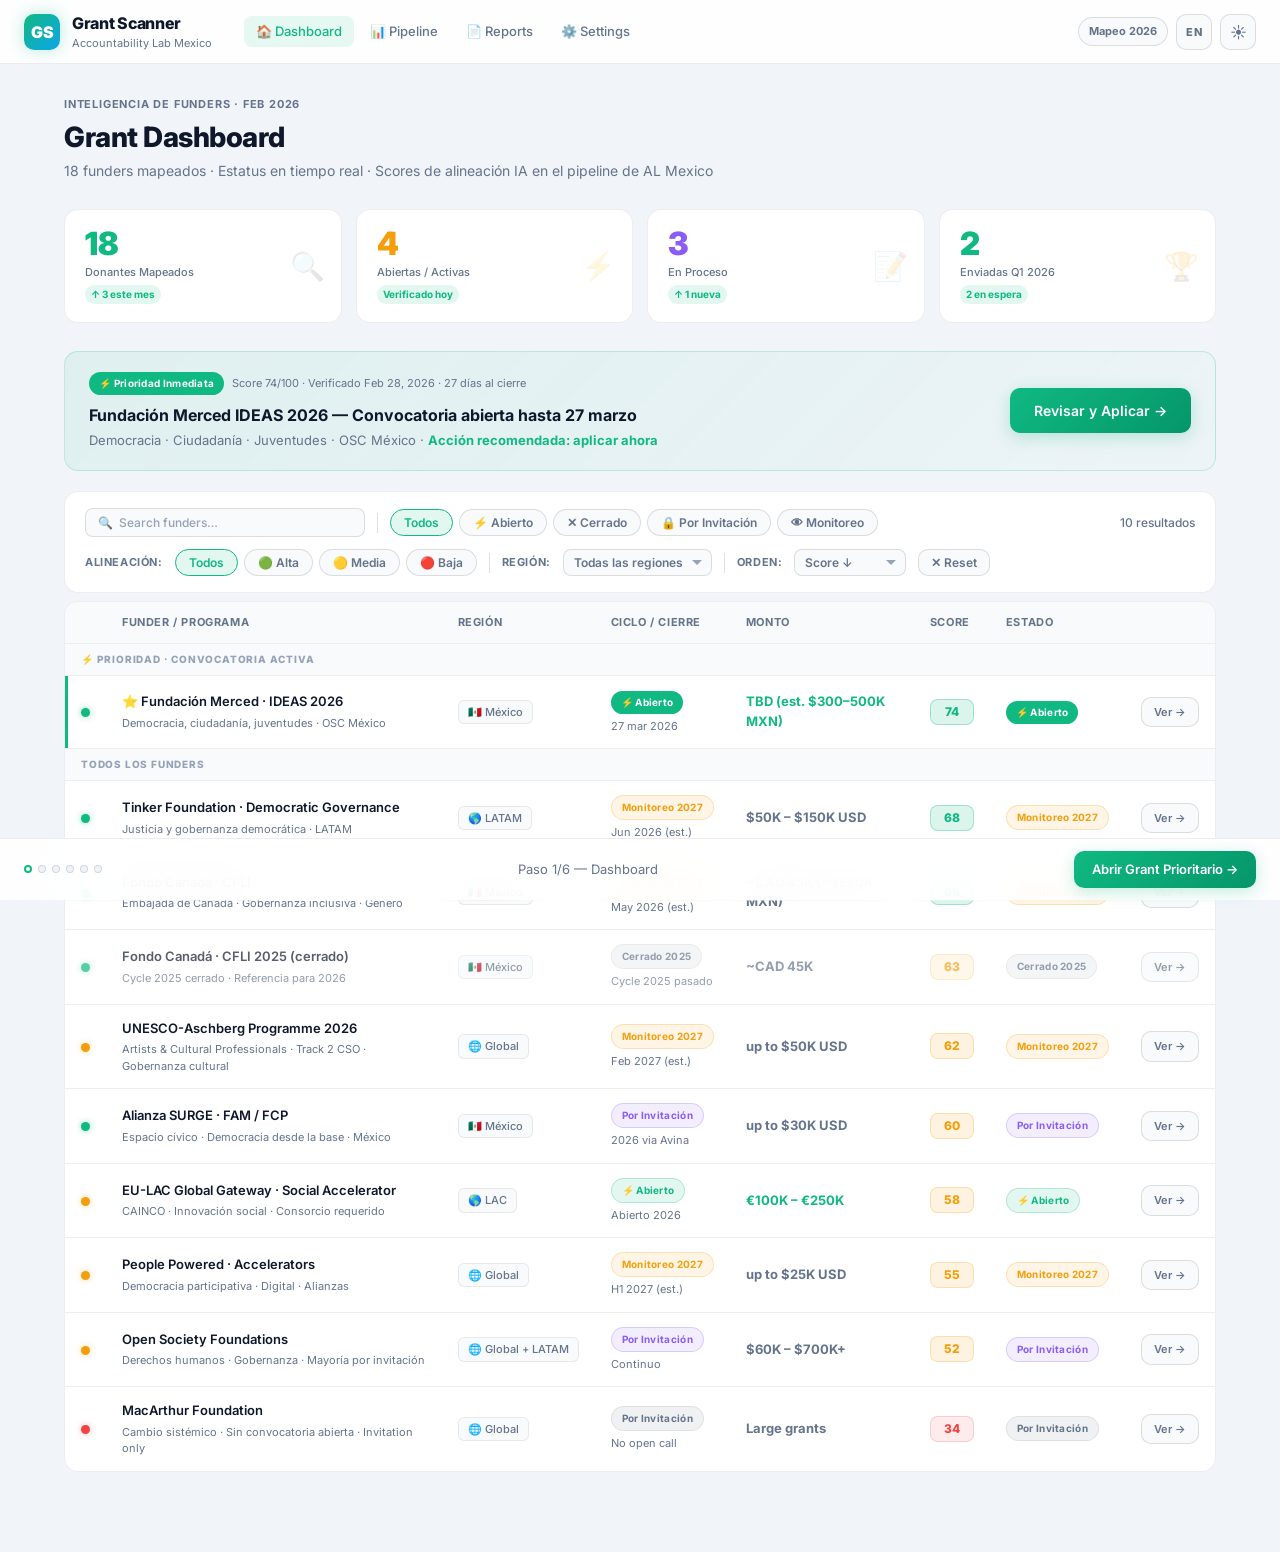
<file: index.html>
<!DOCTYPE html>
<html lang="es" data-theme="light">

<head>
    <meta charset="UTF-8" />
    <meta name="viewport" content="width=device-width, initial-scale=1.0" />
    <title>Grant Scanner — Dashboard · Accountability Lab Mexico</title>
    <meta name="description"
        content="Grant intelligence pipeline for Accountability Lab Mexico. Real-time funder tracking, AI scoring, and proposal generation." />
    <link rel="stylesheet" href="shared.css" />
    <style>
        /* ── Page-specific ── */
        .priority-label {
            display: inline-flex;
            align-items: center;
            gap: 5px;
            font-size: 10px;
            font-weight: 800;
            text-transform: uppercase;
            letter-spacing: .5px;
            color: var(--accent);
            background: var(--accent-glow);
            border: 1px solid rgba(16, 185, 129, .25);
            border-radius: 6px;
            padding: 2px 8px;
        }

        .stat-change {
            font-size: 10px;
            font-weight: 700;
            padding: 2px 6px;
            border-radius: 99px;
            margin-top: 4px;
            display: inline-block;
        }

        .stat-up {
            background: rgba(16, 185, 129, .12);
            color: var(--accent);
        }

        .stat-down {
            background: rgba(239, 68, 68, .1);
            color: var(--red);
        }

        .empty-state {
            padding: 48px 24px;
            text-align: center;
            color: var(--muted2);
            font-size: 14px;
        }

        .hero-cta {
            background: linear-gradient(135deg, rgba(16, 185, 129, .08), rgba(16, 185, 129, .02));
            border: 1px solid rgba(16, 185, 129, .2);
            border-radius: var(--radius);
            padding: 20px 24px;
            display: flex;
            align-items: center;
            justify-content: space-between;
            gap: 24px;
            margin-top: 20px;
            flex-wrap: wrap;
        }

        .results-count {
            font-size: 12px;
            color: var(--muted2);
            font-weight: 500;
            margin-left: auto;
        }

        .sort-row {
            display: flex;
            align-items: center;
            gap: 10px;
            padding: 10px 16px;
            background: var(--surface2);
            border-bottom: 1px solid var(--border);
        }

        .sort-btn {
            font-size: 11px;
            font-weight: 600;
            padding: 4px 10px;
            border-radius: 6px;
            color: var(--muted2);
            cursor: pointer;
            background: none;
            border: none;
            transition: all var(--transition);
            display: flex;
            align-items: center;
            gap: 4px;
        }

        .sort-btn:hover,
        .sort-btn.active {
            color: var(--accent);
        }

        .sort-btn.active::after {
            content: ' ↓';
        }

        .col-actions {
            width: 80px;
            text-align: right;
        }

        /* Row-level status indicator */
        .row-urgent td:first-child::before {
            content: '';
            position: absolute;
            left: 0;
            top: 0;
            bottom: 0;
            width: 3px;
            background: var(--accent);
        }

        .row-closed {
            opacity: .7;
        }
    </style>
</head>

<body>

    <!-- ═══════════════════════════ NAVBAR ═══════════════════════════ -->
    <nav class="navbar" role="navigation" aria-label="Main navigation">
        <a href="index.html" class="navbar-brand" aria-label="Grant Scanner home">
            <div class="brand-icon">GS</div>
            <div>
                <span class="brand-name">Grant Scanner</span>
                <span class="brand-org">Accountability Lab Mexico</span>
            </div>
        </a>

        <div class="navbar-links">
            <a href="index.html" class="nav-link active">🏠 Dashboard</a>
            <a href="#" class="nav-link">📊 Pipeline</a>
            <a href="#" class="nav-link">📄 Reports</a>
            <a href="#" class="nav-link">⚙️ Settings</a>
        </div>

        <div class="navbar-actions">
            <span class="nav-badge">Mapeo 2026</span>
            <button class="lang-toggle" id="langToggle" title="Switch language / Cambiar idioma"
                aria-label="Switch language">EN</button>
            <button class="theme-toggle" id="themeToggle" title="Toggle dark/light mode"
                aria-label="Toggle theme">🌙</button>
        </div>

        <button class="burger" id="burgerBtn" aria-label="Open menu" aria-expanded="false">
            <span></span><span></span><span></span>
        </button>
    </nav>

    <!-- Mobile drawer -->
    <div class="mobile-drawer" id="mobileDrawer" role="navigation">
        <a href="index.html" class="mobile-nav-link active">🏠 Dashboard</a>
        <a href="#" class="mobile-nav-link">📊 Pipeline</a>
        <a href="#" class="mobile-nav-link">📄 Reports</a>
        <a href="#" class="mobile-nav-link">⚙️ Settings</a>
        <div style="padding-top:8px;border-top:1px solid var(--border);">
            <div style="padding-top:4px;">
                <button class="mobile-nav-link w-full" style="text-align:left;" onclick="switchLang()">
                    <span id="mobileLangLabel">🌐 Switch to English</span>
                </button>
            </div>
            <button class="mobile-nav-link w-full" style="text-align:left;" onclick="toggleTheme()">
                <span id="mobileThemeLabel">🌙 Switch to Light Mode</span>
            </button>
        </div>
    </div>

    <!-- ═══════════════════════════ PAGE ═══════════════════════════ -->
    <div class="page-wrap">
        <div class="container">

            <!-- Header -->
            <div class="mb-20">
                <div class="label mb-8" data-i18n="dash.ctx">Inteligencia de Funders · Feb 2026</div>
                <h1 class="page-title" data-i18n="dash.title">Grant Dashboard</h1>
                <p class="page-sub" data-i18n="dash.sub">18 funders mapeados · Estatus en tiempo real · Scores de
                    alineación IA en el pipeline de AL Mexico</p>
            </div>

            <!-- KPI strip -->
            <div class="kpi-grid mb-28">
                <div class="kpi card-lift" style="--ac:var(--accent);">
                    <div class="kpi-icon">🔍</div>
                    <div class="kpi-val text-accent" id="kpi1">0</div>
                    <div class="kpi-lbl" data-i18n="kpi.mapped">Funders Mapped</div>
                    <div class="stat-change stat-up" data-i18n="kpi.ch1">↑ 3 this month</div>
                </div>
                <div class="kpi card-lift" style="--ac:var(--gold);">
                    <div class="kpi-icon">⚡</div>
                    <div class="kpi-val text-gold" id="kpi2">0</div>
                    <div class="kpi-lbl" data-i18n="kpi.open">Open / Active</div>
                    <div class="stat-change stat-up" data-i18n="kpi.ch2">Verified today</div>
                </div>
                <div class="kpi card-lift" style="--ac:var(--purple);">
                    <div class="kpi-icon">📝</div>
                    <div class="kpi-val" style="color:var(--purple);" id="kpi3">0</div>
                    <div class="kpi-lbl" data-i18n="kpi.progress">In Progress</div>
                    <div class="stat-change stat-up" data-i18n="kpi.ch3">↑ 1 new</div>
                </div>
                <div class="kpi card-lift" style="--ac:var(--accent);">
                    <div class="kpi-icon">🏆</div>
                    <div class="kpi-val text-accent" id="kpi4">0</div>
                    <div class="kpi-lbl" data-i18n="kpi.submitted">Submitted Q1 2026</div>
                    <div class="stat-change stat-up" data-i18n="kpi.ch4">2 awaiting decision</div>
                </div>
            </div>

            <!-- Hero CTA (Priority Action) -->
            <div class="hero-cta mb-20" id="heroCta">
                <div>
                    <div class="flex items-center gap-8 mb-8">
                        <span class="badge badge-urgent" data-i18n="cta.badge">⚡ Prioridad Inmediata</span>
                        <span class="text-xs text-muted" data-i18n="cta.meta">Score 74/100 · Verificado Feb 28, 2026 ·
                            27 días al cierre</span>
                    </div>
                    <div class="font-bold mb-4" style="font-size:16px;" data-i18n="cta.title">Fundación Merced IDEAS
                        2026 — Convocatoria abierta hasta 27 marzo</div>
                    <div class="text-sm text-muted" data-i18n-html="cta.desc">Democracia · Ciudadanía · Juventudes · OSC
                        México · Donataria requerida · <strong style="color:var(--accent);">Acción recomendada: aplicar
                            ahora</strong>
                    </div>
                </div>
                <a href="grant.html?id=1" class="btn btn-primary btn-lg" style="white-space:nowrap;"
                    data-i18n="cta.btn">
                    Revisar y Aplicar →
                </a>
            </div>

            <!-- ── FILTER BAR ── -->
            <div class="filter-section mb-8">

                <!-- Row 1: Search + quick status -->
                <div class="filter-row mb-12">
                    <input type="text" class="search-input" id="searchInput" placeholder="🔍  Search funders…"
                        oninput="applyFilters()" />

                    <div class="filter-divider"></div>

                    <div class="filter-pills" id="statusPills">
                        <button class="filter-pill active" data-filter-status="all" onclick="setStatus(this)"
                            data-i18n="fil.all">Todos</button>
                        <button class="filter-pill" data-filter-status="open" onclick="setStatus(this)"
                            data-i18n="fil.open">⚡ Abierto</button>
                        <button class="filter-pill" data-filter-status="closed" onclick="setStatus(this)"
                            data-i18n="fil.closed">✕ Cerrado</button>
                        <button class="filter-pill" data-filter-status="invite" onclick="setStatus(this)"
                            data-i18n="fil.invite">🔒 Por Invitación</button>
                        <button class="filter-pill" data-filter-status="watch" onclick="setStatus(this)"
                            data-i18n="fil.watch">👁 Monitoreo</button>
                    </div>

                    <span class="results-count" id="resultsCount"></span>
                </div>

                <!-- Row 2: secondary filters -->
                <div class="filter-row">
                    <span class="filter-label-sm" data-i18n="fil.alignment">Alineación:</span>
                    <div class="filter-pills" id="alignPills">
                        <button class="filter-pill active" data-filter-align="all" onclick="setAlign(this)"
                            data-i18n="fil.all">Todos</button>
                        <button class="filter-pill" data-filter-align="high" onclick="setAlign(this)"
                            data-i18n="fil.high">🟢 Alta</button>
                        <button class="filter-pill" data-filter-align="medium" onclick="setAlign(this)"
                            data-i18n="fil.medium">🟡 Media</button>
                        <button class="filter-pill" data-filter-align="low" onclick="setAlign(this)"
                            data-i18n="fil.low">🔴 Baja</button>
                    </div>

                    <div class="filter-divider"></div>

                    <span class="filter-label-sm" data-i18n="fil.region">Región:</span>
                    <select class="filter-select" id="regionSelect" onchange="applyFilters()">
                        <option value="all" data-i18n="fil.allregions">Todas las regiones</option>
                        <option value="mexico">🇲🇽 México</option>
                        <option value="latam">🌎 LATAM</option>
                        <option value="global">🌐 Global</option>
                    </select>

                    <div class="filter-divider"></div>

                    <span class="filter-label-sm" data-i18n="fil.sort">Orden:</span>
                    <select class="filter-select" id="sortSelect" onchange="applyFilters()">
                        <option value="score" data-i18n="fil.sortScore">Score ↓</option>
                        <option value="deadline" data-i18n="fil.sortDeadline">Fecha ↑</option>
                        <option value="name" data-i18n="fil.sortName">Nombre A–Z</option>
                    </select>

                    <button class="btn btn-ghost" style="padding:5px 12px;font-size:12px;" onclick="resetFilters()"
                        data-i18n="fil.reset">✕ Reset</button>
                </div>
            </div>

            <!-- ── GRANTS TABLE ── -->
            <div class="grant-table-wrap">

                <!-- Sort row (desktop only) -->
                <div class="sort-row" style="display:none;" id="sortRowDesk">
                    <!-- shown programmatically on desktop -->
                </div>

                <table class="grant-table" id="grantsTable" aria-label="Grant opportunities">
                    <thead>
                        <tr>
                            <th style="width:14px;"></th>
                            <th data-i18n="th.funder">Funder / Programa</th>
                            <th data-i18n="th.region">Región</th>
                            <th data-i18n="th.cycle">Ciclo / Cierre</th>
                            <th data-i18n="th.amount">Monto</th>
                            <th>
                                <span class="with-tooltip" data-i18n="th.score">Score
                                    <span class="tooltip" data-i18n="th.scoreTooltip">Score de afinidad IA (0–100)
                                        basado en alineación de misión, geografía, tipo de org, viabilidad financiera,
                                        plazo, capacidad, valores compartidos y factores de riesgo.</span>
                                </span>
                            </th>
                            <th data-i18n="th.status">Estado</th>
                            <th class="col-actions"></th>
                        </tr>
                    </thead>
                    <tbody id="grantsBody">
                        <!-- Populated by JS -->
                    </tbody>
                </table>

                <!-- Empty state -->
                <div class="empty-state" id="emptyState" style="display:none;">
                    <div style="font-size:32px;margin-bottom:12px;">🔍</div>
                    <div class="font-bold mb-8">No grants match your filters</div>
                    <div class="text-muted" style="font-size:13px;">Try adjusting the status, alignment, or region
                        filters above.</div>
                    <button class="btn btn-ghost mt-16" onclick="resetFilters()" style="margin:12px auto 0;">Reset
                        filters</button>
                </div>

            </div>

            <!-- (Hero CTA moved above filter bar) -->

        </div><!-- /container -->
    </div><!-- /page-wrap -->

    <!-- ── BOTTOM BAR ── -->
    <div class="bottom-bar">
        <div class="bottom-steps" aria-label="Pipeline progress">
            <div class="bottom-dot active" title="Step 1: Dashboard"></div>
            <div class="bottom-dot" title="Step 2: Grant Detail"></div>
            <div class="bottom-dot" title="Step 3: Score Report"></div>
            <div class="bottom-dot" title="Step 4: Decision"></div>
            <div class="bottom-dot" title="Step 5: Generating"></div>
            <div class="bottom-dot" title="Step 6: Output"></div>
        </div>
        <span class="text-sm text-muted" data-i18n="step.1">Step 1 of 6 — Dashboard</span>
        <a href="grant.html?id=1" class="btn btn-primary" data-i18n="btn.priority">
            Abrir Grant Prioritario →
        </a>
    </div>

    <!-- ── HOVER CARD (floating, shared) ── -->
    <div class="hover-card" id="hoverCard" role="tooltip" aria-live="polite"></div>

    <script>
        /* ====================================================
           GRANT SCANNER — Dashboard JS
           ==================================================== */


        /* ── State ── */
        let activeStatus = "all";
        let activeAlign = "all";
        let activeRegion = "all";
        let activeSearch = "";
        let activeSort = "score";

        /* ── Init ── */
        document.addEventListener('DOMContentLoaded', () => {
            animateKPIs();
            applyFilters();
        });

        /* ── Animate KPIs ── */
        function animateKPIs() {
            const targets = [18, 4, 3, 2];
            const ids = ['kpi1', 'kpi2', 'kpi3', 'kpi4'];
            ids.forEach((id, i) => {
                let n = 0, target = targets[i];
                const el = document.getElementById(id);
                const step = () => {
                    n = Math.min(n + 1, target);
                    el.textContent = n;
                    if (n < target) requestAnimationFrame(step);
                };
                setTimeout(() => requestAnimationFrame(step), i * 150);
            });
        }

        /* ── Filter logic ── */
        function setStatus(btn) {
            document.querySelectorAll('[data-filter-status]').forEach(b => b.classList.remove('active'));
            btn.classList.add('active');
            activeStatus = btn.dataset.filterStatus;
            applyFilters();
        }
        function setAlign(btn) {
            document.querySelectorAll('[data-filter-align]').forEach(b => b.classList.remove('active'));
            btn.classList.add('active');
            activeAlign = btn.dataset.filterAlign;
            applyFilters();
        }
        function resetFilters() {
            activeStatus = 'all'; activeAlign = 'all'; activeRegion = 'all';
            activeSearch = ''; activeSort = 'score';
            document.querySelectorAll('[data-filter-status]').forEach(b => b.classList.toggle('active', b.dataset.filterStatus === 'all'));
            document.querySelectorAll('[data-filter-align]').forEach(b => b.classList.toggle('active', b.dataset.filterAlign === 'all'));
            document.getElementById('regionSelect').value = 'all';
            document.getElementById('sortSelect').value = 'score';
            document.getElementById('searchInput').value = '';
            applyFilters();
        }
        function applyFilters() {
            activeSearch = document.getElementById('searchInput').value.toLowerCase();
            activeRegion = document.getElementById('regionSelect').value;
            activeSort = document.getElementById('sortSelect').value;

            let filtered = window.GRANTS.filter(g => {
                if (activeStatus !== 'all' && g.status !== activeStatus) return false;
                if (activeAlign !== 'all' && g.align !== activeAlign) return false;
                if (activeRegion !== 'all' && g.region !== activeRegion) return false;
                if (activeSearch && !g.name.toLowerCase().includes(activeSearch)
                    && !g.sub.toLowerCase().includes(activeSearch)) return false;
                return true;
            });

            // Sort
            filtered.sort((a, b) => {
                if (activeSort === 'score') return b.score - a.score;
                if (activeSort === 'deadline') return new Date(a.deadlineDate) - new Date(b.deadlineDate);
                if (activeSort === 'name') return a.name.localeCompare(b.name);
                return 0;
            });

            renderGrants(filtered);
            const lang = window.currentLang || 'es';
            document.getElementById('resultsCount').textContent =
                lang === 'es' ? `${filtered.length} resultados` : `${filtered.length} results`;

            // Empty state
            const emptyEl = document.getElementById('emptyState');
            if (emptyEl) {
                emptyEl.style.display = filtered.length ? 'none' : 'block';
                const emptyMsg = emptyEl.querySelector('.text-muted');
                if (emptyMsg) emptyMsg.textContent = lang === 'es'
                    ? 'Intenta ajustar los filtros de estado, alineación o región.'
                    : 'Try adjusting the status, alignment, or region filters above.';
            }
        }

        /* ── Render ── */
        function renderGrants(list) {
            const tbody = document.getElementById('grantsBody');
            const alignDot = { high: 'dot-high', medium: 'dot-medium', low: 'dot-low' };
            const scoreCls = s => s >= 65 ? 'score-high' : s >= 45 ? 'score-mid' : 'score-low';
            let html = '';
            let lastPriority = null;

            list.forEach((g, i) => {
                const lang = window.currentLang || 'es';
                const SEC_PRIORITY = lang === 'es' ? '⚡ Prioridad · Convocatoria Activa' : '⚡ Priority · Active Call';
                const SEC_ALL = lang === 'es' ? 'Todos los Funders' : 'All Funders';
                const SEC_FILTERED = lang === 'es' ? 'Todos los Funders · Resultados Filtrados' : 'All Funders · Filtered Results';
                // Section labels
                if (i === 0 && g.priority) {
                    html += `<tr class="table-section-row"><td colspan="8">${SEC_PRIORITY}</td></tr>`;
                }
                if (i > 0 && !g.priority && list[i - 1].priority) {
                    html += `<tr class="table-section-row"><td colspan="8">${SEC_ALL}</td></tr>`;
                }
                if (i === 0 && !g.priority) {
                    html += `<tr class="table-section-row"><td colspan="8">${SEC_FILTERED}</td></tr>`;
                }

                // Bilingual status label
                const STATUS_MAP = {
                    es: { open: '⚡ Abierto', closed: 'Cerrado 2025', watch: 'Monitoreo 2027', invite: 'Por Invitación', pending: 'Decisión Pendiente', next: 'Próximo Ciclo', active: 'Registro Activo', noopen: 'Sin Convocatoria', recommend: 'Por Recomendación' },
                    en: { open: '⚡ Open', closed: 'Closed 2025', watch: 'Monitoring 2027', invite: 'By Invitation', pending: 'Decision Pending', next: 'Next Cycle', active: 'Active Registration', noopen: 'No Open Call', recommend: 'By Recommendation' }
                };
                const statusLabel = STATUS_MAP[lang][g.status] || g.statusLabel;

                const rowCls = [
                    g.priority ? 'priority-row row-urgent' : '',
                    g.status === 'closed' ? 'row-closed' : ''
                ].join(' ');

                html += `
      <tr class="${rowCls}"
          data-id="${g.id}"
          onmouseenter="showHover(event, ${g.id})"
          onmouseleave="hideHover()"
          onclick="window.location='${g.link}'"
          style="cursor:pointer">
        <td style="position:relative;"><span class="align-dot ${alignDot[g.align]}"></span></td>
        <td>
          <div class="grant-name-cell">${g.priority ? '<span style="color:var(--accent)">\u2B50 </span>' : ''}${g.name}</div>
          <div class="grant-sub-cell">${g.sub}</div>
        </td>
        <td><span class="tag" style="font-size:11px;">${g.regionLabel}</span></td>
        <td>
          <span class="badge ${g.statusClass}" style="font-size:10px;">${statusLabel}</span>
          <div style="font-size:11px;color:var(--muted2);margin-top:4px;">${g.deadline}</div>
        </td>
        <td style="font-weight:700;color:${g.status === 'open' ? 'var(--accent)' : 'var(--muted2)'};font-size:13px;">${g.amount}</td>
        <td>
          <span class="score-pill ${scoreCls(g.score)} with-tooltip">
            ${g.score}
              <span class="tooltip" id="scoreTip_${g.id}">${lang === 'es' ? 'Score de afinidad IA (0–100) basado en alineación de misión, geografía, tipo de org, viabilidad financiera, plazo, capacidad, valores compartidos y riesgo.' : 'AI-calculated affinity score (0–100) based on mission alignment, geography, org type, financial viability, timeline, capacity, shared values, and risk.'}</span>
            </span>
          </td>
          <td>
            <span class="badge ${g.statusClass}">${statusLabel}</span>
          </td>
          <td class="col-actions" onclick="event.stopPropagation()">
            <a href="${g.link}" class="btn btn-ghost" style="padding:6px 12px;font-size:11px;">${lang === 'es' ? 'Ver \u2192' : 'Open \u2192'}</a>
          </td>
        </tr>`;
            });

            tbody.innerHTML = html;
        }

        /* ── Hover card ── */
        const hoverCard = document.getElementById('hoverCard');
        let hoverTimeout;
        function showHover(e, id) {
            hoverTimeout = setTimeout(() => {
                const g = window.GRANTS.find(x => x.id === id);
                if (!g) return;
                const lang = window.currentLang || 'es';
                const alignColor = { high: 'var(--accent)', medium: 'var(--gold)', low: 'var(--red)' };
                const alignLabel = lang === 'es'
                    ? { high: 'Alta', medium: 'Media', low: 'Baja' }
                    : { high: 'High', medium: 'Medium', low: 'Low' };
                const L = lang === 'es'
                    ? { align: 'Alineación', score: 'Score', amount: 'Monto', deadline: 'Cierre', prog: 'Programas' }
                    : { align: 'Alignment', score: 'Score', amount: 'Amount', deadline: 'Deadline', prog: 'Programs' };
                const prg = (g.programs || []).join(', ') || '—';
                hoverCard.innerHTML = `
          <div class="hc-title">${g.name}</div>
          <div style="font-size:11px;color:var(--muted2);margin-bottom:10px;">${g.sub}</div>
          <div class="hc-row"><span class="hc-key">${L.align}</span><span class="hc-val" style="color:${alignColor[g.align]}">${alignLabel[g.align]}</span></div>
          <div class="hc-row"><span class="hc-key">${L.score}</span><span class="hc-val">${g.score}/100</span></div>
          <div class="hc-row"><span class="hc-key">${L.amount}</span><span class="hc-val">${g.amount}</span></div>
          <div class="hc-row"><span class="hc-key">${L.deadline}</span><span class="hc-val">${g.deadline}</span></div>
          <div class="hc-row"><span class="hc-key">${L.prog}</span><span class="hc-val">${prg}</span></div>
          <div style="font-size:11px;color:var(--muted2);margin-top:8px;padding-top:8px;border-top:1px solid var(--border);">${g.note}</div>
        `;
                const x = Math.min(e.clientX + 20, window.innerWidth - 300);
                const y = Math.min(e.clientY - 20, window.innerHeight - 200);
                hoverCard.style.left = x + 'px';
                hoverCard.style.top = y + 'px';
                hoverCard.classList.add('visible');
            }, 300);
        }
        function hideHover() {
            clearTimeout(hoverTimeout);
            hoverCard.classList.remove('visible');
        }

        /* Theme handled by app.js */

        /* ── Re-render table on lang switch ── */
        window._scoreRerender = function () { applyFilters(); };

        /* ── Burger ── */
        const burgerBtn = document.getElementById('burgerBtn');
        const mobileDrawer = document.getElementById('mobileDrawer');
        burgerBtn.addEventListener('click', () => {
            const open = mobileDrawer.classList.toggle('open');
            burgerBtn.setAttribute('aria-expanded', open);
            burgerBtn.querySelectorAll('span').forEach((s, i) => {
                if (open) {
                    if (i === 0) s.style.transform = 'translateY(7px) rotate(45deg)';
                    if (i === 1) s.style.opacity = '0';
                    if (i === 2) s.style.transform = 'translateY(-7px) rotate(-45deg)';
                } else {
                    s.style.transform = ''; s.style.opacity = '';
                }
            });
        });
        // Close drawer on outside click
        document.addEventListener('click', (e) => {
            if (!burgerBtn.contains(e.target) && !mobileDrawer.contains(e.target)) {
                mobileDrawer.classList.remove('open');
                burgerBtn.setAttribute('aria-expanded', false);
                burgerBtn.querySelectorAll('span').forEach(s => { s.style.transform = ''; s.style.opacity = ''; });
            }
        });
    </script>

    <script src="grants.js"></script>
    <script src="app.js"></script>
</body>

</html>
</file>
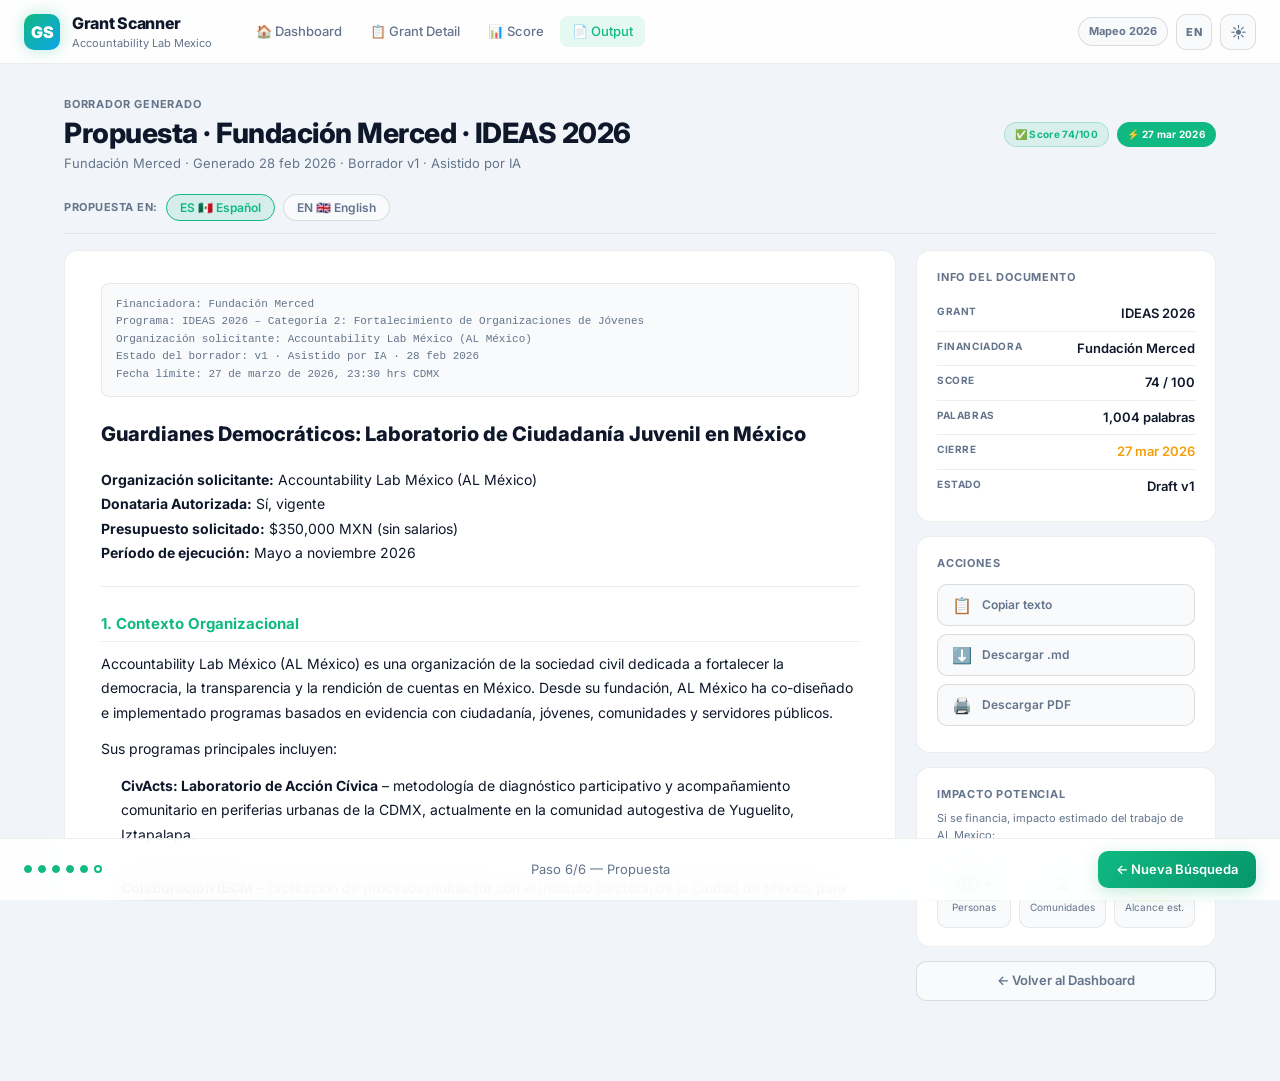
<file: output.html>
<!DOCTYPE html>
<html lang="es" data-theme="light">

<head>
    <meta charset="UTF-8" />
    <meta name="viewport" content="width=device-width, initial-scale=1.0" />
    <title id="pageTitle">Grant Scanner — Propuesta Generada</title>
    <link rel="stylesheet" href="shared.css" />
    <style>
        /* ── Print styles ── */
        @media print {

            .navbar,
            .mobile-drawer,
            .bottom-bar,
            .output-sidebar,
            .prop-lang-bar,
            .page-actions-bar {
                display: none !important;
            }

            .output-layout {
                display: block !important;
            }

            .doc-wrap {
                max-height: none !important;
                overflow: visible !important;
                border: none !important;
                padding: 0 !important;
            }

            body {
                background: white !important;
            }

            .page-wrap {
                padding-top: 0 !important;
            }
        }

        .output-layout {
            display: grid;
            grid-template-columns: 1fr 300px;
            gap: 20px;
            align-items: start;
        }

        @media(max-width:1024px) {
            .output-layout {
                grid-template-columns: 1fr;
            }

            .output-sidebar {
                order: -1;
            }
        }

        /* ── Document area ── */
        .doc-wrap {
            background: var(--surface);
            border: 1px solid var(--border);
            border-radius: var(--radius);
            padding: 32px 36px;
            overflow-y: auto;
            max-height: 72vh;
            font-size: 14px;
            line-height: 1.75;
        }

        @media(max-width:640px) {
            .doc-wrap {
                padding: 18px 18px;
                max-height: none;
            }
        }

        /* Markdown-rendered content styles */
        .doc-wrap h1 {
            font-size: 20px;
            font-weight: 800;
            margin: 0 0 16px;
            color: var(--text);
        }

        .doc-wrap h2 {
            font-size: 15px;
            font-weight: 700;
            margin: 24px 0 10px;
            color: var(--accent);
            border-bottom: 1px solid var(--border);
            padding-bottom: 4px;
        }

        .doc-wrap h3 {
            font-size: 13px;
            font-weight: 700;
            margin: 16px 0 6px;
            color: var(--text);
        }

        .doc-wrap p {
            margin: 0 0 12px;
            color: var(--text2);
        }

        .doc-wrap ul {
            margin: 0 0 12px;
            padding-left: 20px;
            color: var(--text2);
        }

        .doc-wrap li {
            margin-bottom: 4px;
        }

        .doc-wrap hr {
            border: none;
            border-top: 1px solid var(--border);
            margin: 20px 0;
        }

        .doc-wrap table {
            width: 100%;
            border-collapse: collapse;
            margin-bottom: 16px;
            font-size: 13px;
        }

        .doc-wrap th {
            background: var(--surface2);
            padding: 8px 10px;
            text-align: left;
            font-weight: 700;
            color: var(--text);
            border: 1px solid var(--border);
        }

        .doc-wrap td {
            padding: 7px 10px;
            border: 1px solid var(--border);
            color: var(--text2);
            vertical-align: top;
        }

        .doc-wrap strong {
            color: var(--text);
            font-weight: 700;
        }

        .doc-wrap .doc-meta {
            background: var(--surface2);
            border-radius: 8px;
            padding: 12px 14px;
            font-size: 11px;
            color: var(--muted2);
            margin-bottom: 20px;
            font-family: monospace;
            line-height: 1.6;
        }

        /* ── Sidebar ── */
        .sidebar-card {
            background: var(--surface);
            border: 1px solid var(--border);
            border-radius: var(--radius);
            padding: 18px 20px;
            margin-bottom: 14px;
        }

        .sidebar-meta-row {
            display: flex;
            justify-content: space-between;
            align-items: center;
            padding: 7px 0;
            border-bottom: 1px solid var(--border);
            font-size: 12px;
        }

        .sidebar-meta-row:last-child {
            border: none;
        }

        .meta-key {
            color: var(--muted2);
        }

        .meta-val {
            font-weight: 600;
        }

        .action-btn {
            display: flex;
            align-items: center;
            gap: 10px;
            padding: 10px 14px;
            border-radius: 10px;
            border: 1px solid var(--border2);
            background: var(--surface2);
            color: var(--muted2);
            font-size: 12px;
            font-weight: 600;
            cursor: pointer;
            transition: all var(--transition);
            text-decoration: none;
            width: 100%;
            margin-bottom: 8px;
        }

        .action-btn:hover {
            border-color: var(--accent);
            color: var(--accent);
        }

        .action-btn .icon {
            font-size: 16px;
            flex-shrink: 0;
        }

        .copy-success {
            color: var(--accent) !important;
        }

        /* ── Proposal lang toggle ── */
        .prop-lang-bar {
            display: flex;
            align-items: center;
            gap: 8px;
            margin-bottom: 16px;
            padding-bottom: 12px;
            border-bottom: 1px solid var(--border);
            flex-wrap: wrap;
        }

        /* ── Impact grid ── */
        .amp-grid {
            display: grid;
            grid-template-columns: repeat(3, 1fr);
            gap: 8px;
            margin-top: 12px;
        }

        .amp-stat {
            background: var(--surface2);
            border-radius: 10px;
            padding: 12px 10px;
            text-align: center;
            border: 1px solid var(--border);
        }

        .amp-val {
            font-size: 20px;
            font-weight: 900;
            color: var(--accent);
        }

        .amp-lbl {
            font-size: 10px;
            color: var(--muted2);
            margin-top: 2px;
        }

        /* ── Loading state ── */
        .loading-state {
            text-align: center;
            padding: 60px 20px;
            color: var(--muted);
        }
    </style>
</head>

<body>
    <nav class="navbar">
        <a href="index.html" class="navbar-brand">
            <div class="brand-icon">GS</div>
            <div><span class="brand-name">Grant Scanner</span><span class="brand-org">Accountability Lab Mexico</span>
            </div>
        </a>
        <div class="navbar-links">
            <a href="index.html" class="nav-link" data-i18n="nav.dash">🏠 Dashboard</a>
            <a href="#" class="nav-link" id="navGrantLink">📋 Grant Detail</a>
            <a href="#" class="nav-link" id="navScoreLink">📊 Score</a>
            <a href="#" class="nav-link active">📄 Output</a>
        </div>
        <div class="navbar-actions">
            <span class="nav-badge" data-i18n="nav.badge">Mapeo 2026</span>
            <button class="lang-toggle" id="langToggle" title="Switch language / Cambiar idioma"
                aria-label="Switch language">EN</button>
            <button class="theme-toggle" id="themeToggle">☀️</button>
        </div>
        <button class="burger" id="burgerBtn" aria-label="Open menu"><span></span><span></span><span></span></button>
    </nav>
    <div class="mobile-drawer" id="mobileDrawer">
        <a href="index.html" class="mobile-nav-link">🏠 Dashboard</a>
        <a href="#" class="mobile-nav-link active">📄 Output</a>
        <div style="padding-top:8px;border-top:1px solid var(--border);">
            <div style="padding-top:4px;">
                <button class="mobile-nav-link w-full" style="text-align:left;" onclick="switchLang()">
                    <span id="mobileLangLabel">🌐 Switch to English</span>
                </button>
            </div>
            <button class="mobile-nav-link w-full" style="text-align:left;" onclick="toggleTheme()"><span
                    id="mobileThemeLabel">🌙 Switch to Dark Mode</span></button>
        </div>
    </div>

    <div class="page-wrap">
        <div class="container">

            <!-- Header row -->
            <div class="flex items-center justify-between mb-20" style="flex-wrap:wrap;gap:12px;">
                <div>
                    <div class="label mb-4" data-i18n="out.ctx">Borrador Generado</div>
                    <h1 class="page-title" style="margin-bottom:4px;" id="outputPageTitle">Propuesta · Cargando...</h1>
                    <p class="text-sm text-muted" id="outputPageMeta"></p>
                </div>
                <div class="flex gap-8" id="outputBadges"></div>
            </div>

            <!-- Proposal language toggle -->
            <div class="prop-lang-bar">
                <span class="text-xs text-muted" style="font-weight:700;text-transform:uppercase;letter-spacing:.5px;"
                    data-i18n="out.propLang">Propuesta en:</span>
                <button id="propLangEs" onclick="setPropLang('es')" class="filter-pill active"
                    style="font-size:12px;">ES 🇲🇽 Español</button>
                <button id="propLangEn" onclick="setPropLang('en')" class="filter-pill" style="font-size:12px;">EN 🇬🇧
                    English</button>
            </div>

            <div class="output-layout">

                <!-- Document preview -->
                <div>
                    <div id="docContent" class="doc-wrap">
                        <div class="loading-state">⚡ Cargando propuesta…</div>
                    </div>
                </div>

                <!-- Sidebar -->
                <div class="output-sidebar">

                    <div class="sidebar-card">
                        <div class="label mb-12" data-i18n="out.info">Info del Documento</div>
                        <div class="sidebar-meta-row"><span class="meta-key" data-i18n="out.metaGrant">Grant</span><span
                                class="meta-val" id="sideGrant">–</span></div>
                        <div class="sidebar-meta-row"><span class="meta-key"
                                data-i18n="out.metaFunder">Financiadora</span><span class="meta-val"
                                id="sideFunder">–</span></div>
                        <div class="sidebar-meta-row"><span class="meta-key" data-i18n="out.metaScore">Score</span><span
                                class="meta-val text-accent" id="sideScore">–</span></div>
                        <div class="sidebar-meta-row"><span class="meta-key"
                                data-i18n="out.metaWords">Palabras</span><span class="meta-val" id="wordCount">–</span>
                        </div>
                        <div class="sidebar-meta-row"><span class="meta-key"
                                data-i18n="out.metaDeadline">Cierre</span><span class="meta-val"
                                style="color:var(--gold);" id="sideDeadline">–</span></div>
                        <div class="sidebar-meta-row"><span class="meta-key"
                                data-i18n="out.metaStatus">Estado</span><span class="meta-val">Draft v1</span></div>
                    </div>

                    <div class="sidebar-card">
                        <div class="label mb-12" data-i18n="out.actions">Acciones</div>
                        <button class="action-btn" onclick="copyDoc()">
                            <span class="icon">📋</span>
                            <span id="copyLabel" data-i18n="out.copy">Copiar texto</span>
                        </button>
                        <button class="action-btn" onclick="downloadMd()">
                            <span class="icon">⬇️</span>
                            <span data-i18n="out.download">Descargar .md</span>
                        </button>
                        <button class="action-btn" onclick="exportPdf()">
                            <span class="icon">🖨️</span>
                            <span data-i18n="out.print">Descargar PDF</span>
                        </button>
                    </div>

                    <div class="sidebar-card">
                        <div class="label mb-8" data-i18n="out.amp">Impacto Potencial</div>
                        <p class="text-xs text-muted mb-12" data-i18n="out.ampDesc">Si se financia, impacto estimado del
                            trabajo de AL Mexico:</p>
                        <div class="amp-grid" id="ampGrid">
                            <div class="amp-stat">
                                <div class="amp-val">80+</div>
                                <div class="amp-lbl" data-i18n="out.youth">Personas</div>
                            </div>
                            <div class="amp-stat">
                                <div class="amp-val">2</div>
                                <div class="amp-lbl" data-i18n="out.cities">Comunidades</div>
                            </div>
                            <div class="amp-stat">
                                <div class="amp-val" style="color:var(--gold);">25M+</div>
                                <div class="amp-lbl" data-i18n="out.reach">Alcance est.</div>
                            </div>
                        </div>
                    </div>

                    <a href="index.html" class="btn btn-ghost w-full" style="justify-content:center;"
                        data-i18n="out.returnDash">
                        ← Volver al Dashboard
                    </a>

                </div>
            </div>

        </div>
    </div>

    <div class="bottom-bar">
        <div class="bottom-steps">
            <div class="bottom-dot done"></div>
            <div class="bottom-dot done"></div>
            <div class="bottom-dot done"></div>
            <div class="bottom-dot done"></div>
            <div class="bottom-dot done"></div>
            <div class="bottom-dot active"></div>
        </div>
        <span class="text-sm text-muted" data-i18n="step.6">Paso 6/6 — Propuesta</span>
        <a href="index.html" class="btn btn-primary" data-i18n="btn.new">← Nueva Búsqueda</a>
    </div>

    <script src="grants.js"></script>
    <script src="proposals.js"></script>
    <script src="app.js"></script>
    <script>
        /* ═══════════════════════════════════════════════
           MINI MARKDOWN RENDERER
        ═══════════════════════════════════════════════ */
        function renderMarkdown(md) {
            if (!md) return '<p>–</p>';
            let html = md
                // fenced code blocks (skip)
                .replace(/```[\s\S]*?```/g, '')
                // Horizontal rule
                .replace(/^---+$/gm, '<hr/>')
                // h1
                .replace(/^# (.+)$/gm, '<h1>$1</h1>')
                // h2
                .replace(/^## (.+)$/gm, '<h2>$1</h2>')
                // h3
                .replace(/^### (.+)$/gm, '<h3>$1</h3>')
                // bold
                .replace(/\*\*(.+?)\*\*/g, '<strong>$1</strong>')
                // italic
                .replace(/\*(.+?)\*/g, '<em>$1</em>')
                // table rows (simple)
                .replace(/^\|(.+)\|$/gm, (match, inner) => {
                    const cells = inner.split('|').map(c => c.trim());
                    if (cells.every(c => /^[-:]+$/.test(c))) return ''; // separator row
                    const tag = cells[0] && /^[A-Z]/.test(cells[0]) && cells.length > 1 ? 'td' : 'td';
                    return '<tr>' + cells.map(c => `<${tag}>${c}</${tag}>`).join('') + '</tr>';
                })
                // wrap consecutive <tr> in table
                .replace(/(<tr>.*<\/tr>\n?)+/gs, m => `<table>${m}</table>`)
                // unordered list items
                .replace(/^[-*] (.+)$/gm, '<li>$1</li>')
                // wrap consecutive <li> in <ul>
                .replace(/(<li>.*<\/li>\n?)+/gs, m => `<ul>${m}</ul>`)
                // numbered list
                .replace(/^\d+\. (.+)$/gm, '<li>$1</li>')
                // blank lines --> paragraph breaks
                .split(/\n{2,}/).map(block => {
                    block = block.trim();
                    if (!block) return '';
                    if (/^<(h[1-6]|ul|table|hr|li)/.test(block)) return block;
                    return `<p>${block.replace(/\n/g, '<br/>')}</p>`;
                }).join('\n');
            return html;
        }

        /* ═══════════════════════════════════════════════
           STATE
        ═══════════════════════════════════════════════ */
        let propLang = 'es';
        let currentGrantId = 1;
        let currentGrant = null;

        /* ═══════════════════════════════════════════════
           LOAD GRANT FROM URL PARAM
        ═══════════════════════════════════════════════ */
        function getGrantId() {
            const params = new URLSearchParams(window.location.search);
            return parseInt(params.get('id') || '1', 10);
        }

        function initOutput() {
            currentGrantId = getGrantId();
            currentGrant = (window.GRANTS || []).find(g => g.id === currentGrantId) || window.GRANTS[0];

            // Update nav links
            const navGrant = document.getElementById('navGrantLink');
            const navScore = document.getElementById('navScoreLink');
            if (navGrant) navGrant.href = `grant.html?id=${currentGrantId}`;
            if (navScore) navScore.href = `score.html?id=${currentGrantId}`;

            // Update page title
            const lang = (typeof currentLang !== 'undefined' ? currentLang : 'es');
            updateOutputHeader(lang);

            // Render proposal (default ES)
            renderProposal('es');

            // Sidebar metadata
            updateSidebar();
        }

        function updateOutputHeader(lang) {
            if (!currentGrant) return;
            const titleEl = document.getElementById('outputPageTitle');
            const metaEl = document.getElementById('outputPageMeta');
            const badgesEl = document.getElementById('outputBadges');
            const pageTitle = document.getElementById('pageTitle');

            const grantName = currentGrant.name || 'Grant';
            if (titleEl) {
                titleEl.textContent = lang === 'es'
                    ? `Propuesta · ${grantName}`
                    : `Proposal · ${grantName}`;
            }
            if (pageTitle) {
                pageTitle.textContent = `Grant Scanner — ${lang === 'es' ? 'Propuesta' : 'Proposal'} · ${grantName}`;
            }
            if (metaEl) {
                const funder = grantName.split('·')[0].trim();
                const dateStr = lang === 'es' ? '28 feb 2026' : 'Feb 28, 2026';
                metaEl.textContent = lang === 'es'
                    ? `${funder} · Generado ${dateStr} · Borrador v1 · Asistido por IA`
                    : `${funder} · Generated ${dateStr} · Draft v1 · AI-Assisted`;
            }
            if (badgesEl && currentGrant) {
                const score = currentGrant.score || 0;
                const badgeGo = score >= 65 ? 'badge-go' : score >= 50 ? 'badge-open' : 'badge-closed';
                const deadline = currentGrant.deadline || '';
                badgesEl.innerHTML = `
                    <span class="badge ${badgeGo}">✅ Score ${score}/100</span>
                    ${deadline && deadline !== 'No open call' ? `<span class="badge badge-urgent">⚡ ${deadline}</span>` : ''}
                `;
            }
        }

        function updateSidebar() {
            if (!currentGrant) return;
            const grantParts = (currentGrant.name || '').split('·');
            document.getElementById('sideGrant').textContent = (grantParts[1] || grantParts[0] || '').trim();
            document.getElementById('sideFunder').textContent = (grantParts[0] || '').trim();
            document.getElementById('sideScore').textContent = `${currentGrant.score || 0} / 100`;
            document.getElementById('sideDeadline').textContent = currentGrant.deadline || '–';
        }

        /* ═══════════════════════════════════════════════
           PROPOSAL RENDERING
        ═══════════════════════════════════════════════ */
        function renderProposal(lang) {
            const proposals = window.PROPOSALS || {};
            const grantProposals = proposals[currentGrantId];
            const docEl = document.getElementById('docContent');

            if (!grantProposals) {
                docEl.innerHTML = `<p style="color:var(--muted2);text-align:center;padding:40px 0;">
                    ${lang === 'es'
                        ? 'Propuesta no disponible para este grant.'
                        : 'Proposal not available for this grant.'}</p>`;
                document.getElementById('wordCount').textContent = '0';
                return;
            }

            const mdText = grantProposals[lang] || grantProposals['es'] || '';

            // Split header block (lines before first ---) to render as doc-meta
            const parts = mdText.split(/^---+$/m);
            let metaBlock = '';
            let bodyMd = mdText;
            if (parts.length > 1 && !parts[0].trim().startsWith('#')) {
                metaBlock = parts[0].trim();
                bodyMd = parts.slice(1).join('\n---\n').trim();
            }

            const metaHtml = metaBlock
                ? `<div class="doc-meta">${metaBlock.replace(/\n/g, '<br/>')}</div>`
                : '';

            docEl.innerHTML = metaHtml + renderMarkdown(bodyMd);

            // Word count
            const wordCount = mdText.trim().split(/\s+/).length;
            const wcLabel = lang === 'es' ? ' palabras' : ' words';
            document.getElementById('wordCount').textContent = wordCount.toLocaleString() + wcLabel;
        }

        /* ═══════════════════════════════════════════════
           PROPOSAL LANGUAGE TOGGLE
        ═══════════════════════════════════════════════ */
        function setPropLang(l) {
            propLang = l;
            document.getElementById('propLangEs').classList.toggle('active', l === 'es');
            document.getElementById('propLangEn').classList.toggle('active', l === 'en');
            renderProposal(l);
        }

        /* ═══════════════════════════════════════════════
           ACTIONS: COPY, DOWNLOAD MD, PDF
        ═══════════════════════════════════════════════ */
        function getProposalText() {
            const proposals = window.PROPOSALS || {};
            const grantProposals = proposals[currentGrantId];
            if (!grantProposals) return '';
            return grantProposals[propLang] || grantProposals['es'] || '';
        }

        function copyDoc() {
            const text = getProposalText();
            if (!text) return;
            navigator.clipboard.writeText(text).then(() => {
                const lbl = document.getElementById('copyLabel');
                const lang = (typeof currentLang !== 'undefined' ? currentLang : 'es');
                lbl.textContent = lang === 'es' ? '✓ Copiado!' : '✓ Copied!';
                lbl.classList.add('copy-success');
                setTimeout(() => {
                    lbl.textContent = lang === 'es' ? 'Copiar texto' : 'Copy text';
                    lbl.classList.remove('copy-success');
                }, 2200);
            });
        }

        function downloadMd() {
            const text = getProposalText();
            if (!text) return;
            const grantSlug = (currentGrant ? currentGrant.name : 'grant')
                .replace(/[^a-zA-Z0-9]+/g, '_').replace(/^_|_$/g, '');
            const filename = `ALMex_${grantSlug}_Draft_v1_${propLang.toUpperCase()}.md`;
            const a = document.createElement('a');
            a.href = 'data:text/plain;charset=utf-8,' + encodeURIComponent(text);
            a.download = filename;
            a.click();
        }

        function exportPdf() {
            window.print();
        }

        /* ═══════════════════════════════════════════════
           LANGUAGE HOOK (called by app.js on lang switch)
        ═══════════════════════════════════════════════ */
        window._outputRerender = function () {
            const lang = (typeof currentLang !== 'undefined' ? currentLang : 'es');
            updateOutputHeader(lang);
            // Update word count label based on current prop lang
            renderProposal(propLang);
            // Update copy label
            const lbl = document.getElementById('copyLabel');
            if (lbl && !lbl.classList.contains('copy-success')) {
                lbl.textContent = lang === 'es' ? 'Copiar texto' : 'Copy text';
            }
        };

        /* ═══════════════════════════════════════════════
           INIT
        ═══════════════════════════════════════════════ */
        document.addEventListener('DOMContentLoaded', initOutput);
    </script>
</body>

</html>
</file>
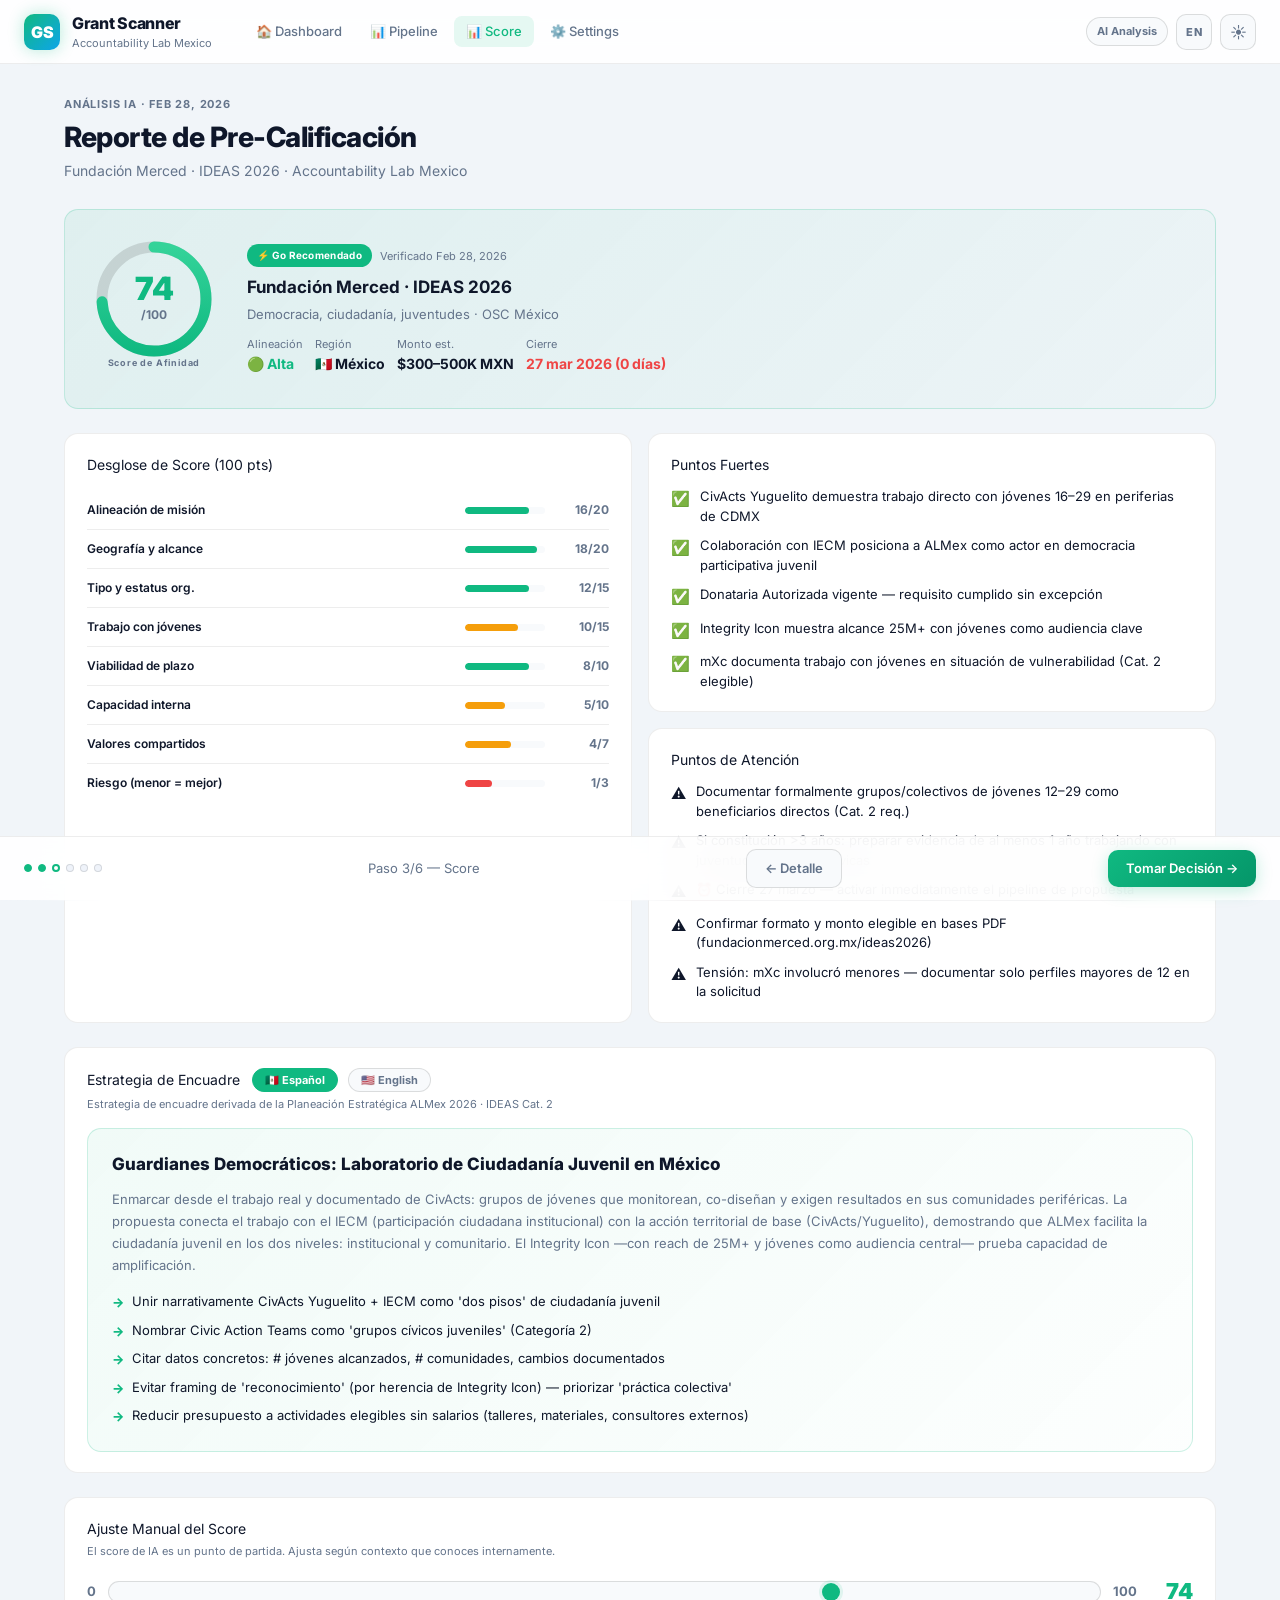
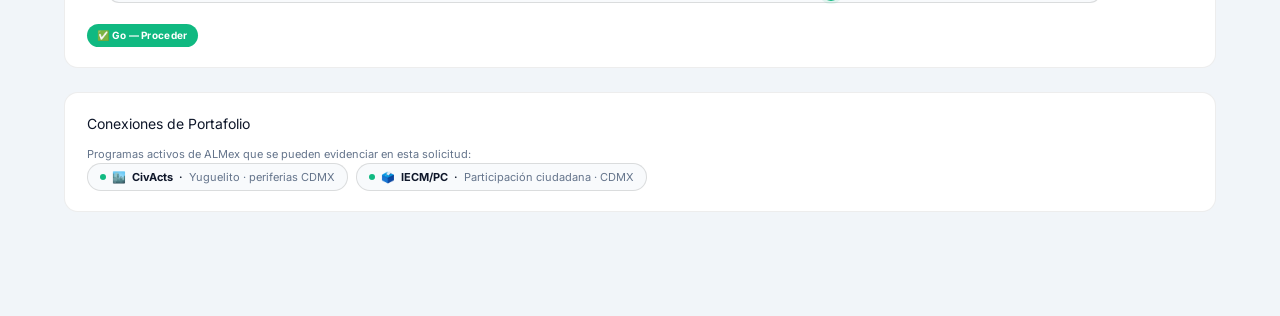
<file: score.html>
<!DOCTYPE html>
<html lang="es" data-theme="light">

<head>
    <meta charset="UTF-8" />
    <meta name="viewport" content="width=device-width, initial-scale=1.0" />
    <title>Grant Scanner — Score Report · Accountability Lab Mexico</title>
    <meta name="description"
        content="AI-powered pre-qualification score report for Accountability Lab Mexico grant applications." />
    <link rel="stylesheet" href="shared.css" />
    <style>
        /* ── Score page specific ── */
        .score-hero {
            display: flex;
            align-items: center;
            gap: 28px;
            padding: 24px;
            border-radius: var(--radius);
            background: linear-gradient(135deg, rgba(16, 185, 129, .08), rgba(16, 185, 129, .02));
            border: 1px solid rgba(16, 185, 129, .2);
            margin-bottom: 24px;
            flex-wrap: wrap;
        }

        /* ── Gauge: pure SVG, no external CSS dependencies ── */
        .gauge-svg-wrap {
            display: flex;
            flex-direction: column;
            align-items: center;
            flex-shrink: 0;
        }

        .gauge-svg-wrap svg {
            overflow: visible;
        }

        .score-hero-info {
            flex: 1;
            min-width: 200px;
        }

        /* Breakdown bars */
        .breakdown-item {
            display: grid;
            grid-template-columns: 1fr 80px 56px;
            gap: 8px;
            align-items: center;
            padding: 10px 0;
            border-bottom: 1px solid var(--border);
        }

        .breakdown-item:last-child {
            border-bottom: none;
        }

        .bar-track {
            background: var(--surface2);
            border-radius: 99px;
            height: 7px;
            overflow: hidden;
        }

        .bar-fill {
            height: 100%;
            border-radius: 99px;
            transition: width 1s ease;
        }

        .bar-fill.high {
            background: var(--accent);
        }

        .bar-fill.mid {
            background: var(--gold);
        }

        .bar-fill.low {
            background: var(--red);
        }

        .bar-fraction {
            font-size: 12px;
            font-weight: 700;
            text-align: right;
            color: var(--muted2);
        }

        /* Bullets */
        .check-list {
            list-style: none;
            padding: 0;
            margin: 0;
            display: flex;
            flex-direction: column;
            gap: 10px;
        }

        .check-list li {
            display: flex;
            gap: 10px;
            font-size: 13px;
            line-height: 1.5;
        }

        .check-list li::before {
            content: attr(data-icon);
            font-size: 15px;
            flex-shrink: 0;
            margin-top: 1px;
        }

        /* Framing strategy card */
        .framing-card {
            background: linear-gradient(135deg, rgba(16, 185, 129, .06) 0%, rgba(16, 185, 129, .01) 100%);
            border: 1px solid rgba(16, 185, 129, .2);
            border-radius: var(--radius);
            padding: 24px;
        }

        .framing-headline {
            font-size: 17px;
            font-weight: 800;
            color: var(--text);
            margin-bottom: 12px;
            line-height: 1.35;
        }

        .framing-body {
            font-size: 13px;
            color: var(--muted2);
            line-height: 1.7;
            margin-bottom: 16px;
        }

        .framing-bullets {
            list-style: none;
            padding: 0;
            margin: 0;
            display: flex;
            flex-direction: column;
            gap: 8px;
        }

        .framing-bullets li {
            font-size: 13px;
            line-height: 1.5;
            color: var(--text);
            display: flex;
            gap: 8px;
            align-items: flex-start;
        }

        .framing-bullets li::before {
            content: '→';
            color: var(--accent);
            font-weight: 800;
            flex-shrink: 0;
            margin-top: 1px;
        }

        /* Lang toggle for framing */
        .framing-lang-row {
            display: flex;
            align-items: center;
            gap: 10px;
            margin-bottom: 16px;
        }

        .framing-lang-btn {
            font-size: 11px;
            font-weight: 700;
            padding: 4px 12px;
            border-radius: 99px;
            border: 1px solid var(--border2);
            background: var(--surface2);
            color: var(--muted2);
            cursor: pointer;
            transition: all var(--transition);
        }

        .framing-lang-btn.active {
            background: var(--accent);
            color: #fff;
            border-color: var(--accent);
        }

        /* Portfolio connections */
        .portfolio-chips {
            display: flex;
            flex-wrap: wrap;
            gap: 8px;
        }

        .portfolio-chip {
            font-size: 11px;
            font-weight: 600;
            padding: 5px 12px;
            border-radius: 99px;
            background: var(--surface2);
            border: 1px solid var(--border2);
            color: var(--text);
            display: flex;
            gap: 6px;
            align-items: center;
        }

        .portfolio-chip .chip-dot {
            width: 6px;
            height: 6px;
            border-radius: 50%;
            background: var(--accent);
        }

        /* Dimension tooltip */
        .dim-label {
            font-size: 12px;
            font-weight: 600;
            color: var(--text);
            cursor: help;
        }

        /* ADJUSTMENT SLIDER */
        .adjust-row {
            display: flex;
            align-items: center;
            gap: 12px;
            flex-wrap: wrap;
        }

        .adjust-slider {
            -webkit-appearance: none;
            appearance: none;
            flex: 1;
            min-width: 120px;
            height: 6px;
            border-radius: 99px;
            background: var(--surface2);
            outline: none;
            cursor: pointer;
        }

        .adjust-slider::-webkit-slider-thumb {
            -webkit-appearance: none;
            width: 18px;
            height: 18px;
            border-radius: 50%;
            background: var(--accent);
            box-shadow: 0 0 0 3px var(--accent-glow);
            cursor: pointer;
        }

        .adjust-val {
            font-size: 22px;
            font-weight: 900;
            color: var(--accent);
            min-width: 44px;
            text-align: right;
        }
    </style>
</head>

<body>

    <!-- ══ NAVBAR ══ -->
    <nav class="navbar" role="navigation" aria-label="Main navigation">
        <a href="index.html" class="navbar-brand" aria-label="Grant Scanner home">
            <div class="brand-icon">GS</div>
            <div><span class="brand-name">Grant Scanner</span><span class="brand-org">Accountability Lab Mexico</span>
            </div>
        </a>
        <div class="navbar-links">
            <a href="index.html" class="nav-link">🏠 Dashboard</a>
            <a href="#" class="nav-link">📊 Pipeline</a>
            <a href="#" class="nav-link active">📊 Score</a>
            <a href="#" class="nav-link">⚙️ Settings</a>
        </div>
        <div class="navbar-actions">
            <span class="nav-badge">AI Analysis</span>
            <button class="lang-toggle" id="langToggle" title="Switch language / Cambiar idioma"
                aria-label="Switch language">EN</button>
            <button class="theme-toggle" id="themeToggle" title="Toggle theme" aria-label="Toggle theme">🌙</button>
        </div>
        <button class="burger" id="burgerBtn" aria-label="Open menu" aria-expanded="false">
            <span></span><span></span><span></span>
        </button>
    </nav>

    <!-- Mobile drawer -->
    <div class="mobile-drawer" id="mobileDrawer" role="navigation">
        <a href="index.html" class="mobile-nav-link">🏠 Dashboard</a>
        <a href="grant.html" class="mobile-nav-link">📋 Grant Detail</a>
        <a href="score.html" class="mobile-nav-link active">📊 Score</a>
        <div style="padding-top:8px;border-top:1px solid var(--border);">
            <div style="padding-top:4px;">
                <button class="mobile-nav-link w-full" style="text-align:left;" onclick="switchLang()">
                    <span id="mobileLangLabel">🌐 Switch to English</span>
                </button>
            </div>
            <button class="mobile-nav-link w-full" style="text-align:left;" onclick="toggleTheme()">
                <span id="mobileThemeLabel">🌙 Switch to Dark Mode</span>
            </button>
        </div>
    </div>

    <!-- ══ PAGE ══ -->
    <div class="page-wrap">
        <div class="container">

            <!-- Header -->
            <div class="mb-20">
                <div class="label mb-8" data-i18n="score.ctx">AI Analysis · Feb 28, 2026</div>
                <h1 class="page-title" data-i18n="score.title">Pre-Qualification Report</h1>
                <p class="page-sub">Fundación Merced · IDEAS 2026 · Accountability Lab Mexico</p>
            </div>

            <!-- ── SCORE HERO ── -->
            <div class="score-hero mb-24">
                <!-- Pure SVG gauge: ring + number + /100 + label all inside SVG -->
                <div class="gauge-svg-wrap">
                    <svg id="gaugeSvg" width="130" height="150" viewBox="0 0 130 150">
                        <defs>
                            <linearGradient id="gaugeGrad2" x1="0%" y1="0%" x2="100%" y2="0%">
                                <stop offset="0%" stop-color="#10B981" />
                                <stop offset="100%" stop-color="#34D399" />
                            </linearGradient>
                        </defs>
                        <!-- background ring -->
                        <circle cx="65" cy="65" r="52" fill="none" stroke="var(--border2)" stroke-width="11" />
                        <!-- fill ring (starts empty, animated by JS) -->
                        <circle id="gaugeFill" cx="65" cy="65" r="52" fill="none" stroke="url(#gaugeGrad2)"
                            stroke-width="11" stroke-linecap="round" stroke-dasharray="326.73"
                            stroke-dashoffset="326.73" transform="rotate(-90 65 65)"
                            style="transition:stroke-dashoffset 1.4s cubic-bezier(.4,0,.2,1);" />
                        <!-- score number -->
                        <text id="gaugeNum" x="65" y="58" text-anchor="middle" dominant-baseline="middle" font-size="32"
                            font-weight="900" fill="var(--accent)" font-family="inherit">0</text>
                        <!-- /100 -->
                        <text x="65" y="82" text-anchor="middle" dominant-baseline="middle" font-size="12"
                            font-weight="700" fill="var(--muted2)" font-family="inherit">/100</text>
                        <!-- label below ring -->
                        <text id="gaugeLabelText" x="65" y="130" text-anchor="middle" dominant-baseline="middle"
                            font-size="9" font-weight="700" fill="var(--muted2)" font-family="inherit"
                            letter-spacing="0.8">Score de Afinidad</text>
                    </svg>
                </div>

                <div class="score-hero-info">
                    <div class="flex items-center gap-8 mb-8">
                        <span class="badge badge-urgent" id="heroBadge" data-i18n="score.badge">⚡ Go Recomendado</span>
                        <span class="text-xs text-muted" id="heroVerified">Verificado Feb 28, 2026</span>
                    </div>
                    <div class="font-bold mb-4" style="font-size:17px;" id="heroName">Fundación Merced · IDEAS 2026
                    </div>
                    <div class="text-sm text-muted mb-12" id="heroSub">Democracia · Ciudadanía · Juventudes · OSC México
                    </div>
                    <div class="flex items-center gap-12" style="flex-wrap:wrap;">
                        <div>
                            <div class="text-xs text-muted mb-2" data-i18n="score.align">Alineación</div>
                            <div class="font-bold text-accent" id="heroAlign">🟢 Alta</div>
                        </div>
                        <div>
                            <div class="text-xs text-muted mb-2" data-i18n="score.region">Región</div>
                            <div class="font-bold" id="heroRegion">🇲🇽 México</div>
                        </div>
                        <div>
                            <div class="text-xs text-muted mb-2" data-i18n="score.amount">Monto est.</div>
                            <div class="font-bold" id="heroAmount">$300–500K MXN</div>
                        </div>
                        <div>
                            <div class="text-xs text-muted mb-2" data-i18n="score.deadline">Cierre</div>
                            <div class="font-bold" style="color:var(--red);" id="heroDeadline">27 mar 2026 (<span
                                    id="daysLeft">--</span> días)</div>
                        </div>
                    </div>
                </div>
            </div>

            <!-- ── SCORE BREAKDOWN + STRENGTHS ── -->
            <div class="two-col mb-24">

                <!-- Breakdown bars -->
                <div class="card">
                    <div class="card-title mb-16" data-i18n="score.breakdown">Score Breakdown (100 pts)</div>
                    <div id="breakdownList"></div>
                </div>

                <!-- Strengths + Watch -->
                <div style="display:flex;flex-direction:column;gap:16px;">
                    <div class="card">
                        <div class="card-title mb-12" data-i18n="score.strengths">Points of Strength</div>
                        <ul class="check-list" id="strengthsList"></ul>
                    </div>
                    <div class="card">
                        <div class="card-title mb-12" data-i18n="score.watch">Watch Points</div>
                        <ul class="check-list" id="watchList"></ul>
                    </div>
                </div>
            </div>

            <!-- ── FRAMING STRATEGY (BILINGUAL) ── -->
            <div class="card mb-24">
                <div class="flex items-center gap-12 mb-4" style="flex-wrap:wrap;">
                    <div class="card-title" data-i18n="score.strategy">Framing Strategy</div>
                    <!-- In-card language toggle for framing -->
                    <div class="framing-lang-row" style="margin-bottom:0;">
                        <button class="framing-lang-btn active" id="framingEs" onclick="setFramingLang('es')">🇲🇽
                            Español</button>
                        <button class="framing-lang-btn" id="framingEn" onclick="setFramingLang('en')">🇺🇸
                            English</button>
                    </div>
                </div>
                <div style="font-size:11px;color:var(--muted2);margin-bottom:16px;">
                    Estrategia de encuadre derivada de la Planeación Estratégica ALMex 2026 · IDEAS Cat. 2
                </div>

                <div class="framing-card">
                    <div class="framing-headline" id="framingHeadline"></div>
                    <div class="framing-body" id="framingBody"></div>
                    <ul class="framing-bullets" id="framingBullets"></ul>
                </div>
            </div>

            <!-- ── HUMAN SCORE ADJUSTMENT ── -->
            <div class="card mb-24">
                <div class="card-title mb-4">Ajuste Manual del Score</div>
                <div class="text-xs text-muted mb-16">
                    El score de IA es un punto de partida. Ajusta según contexto que conoces internamente.
                </div>
                <div class="adjust-row">
                    <span class="text-sm font-bold text-muted">0</span>
                    <input type="range" class="adjust-slider" id="scoreSlider" min="0" max="100" value="74"
                        oninput="updateSlider(this.value)" />
                    <span class="text-sm font-bold text-muted">100</span>
                    <span class="adjust-val" id="sliderVal">74</span>
                </div>
                <div style="margin-top:16px;display:flex;gap:10px;flex-wrap:wrap;" id="scoreContext"></div>
            </div>

            <!-- ── PORTFOLIO CONNECTIONS ── -->
            <div class="card mb-24">
                <div class="card-title mb-12" data-i18n="score.portfolio">Portfolio Connections</div>
                <div class="text-xs text-muted mb-14">
                    Programas activos de ALMex que se pueden evidenciar en esta solicitud:
                </div>
                <div class="portfolio-chips" id="portfolioChips"></div>
            </div>

        </div><!-- /container -->
    </div><!-- /page-wrap -->

    <!-- ── BOTTOM BAR ── -->
    <div class="bottom-bar">
        <div class="bottom-steps" aria-label="Pipeline progress">
            <div class="bottom-dot done" title="Step 1: Dashboard"></div>
            <div class="bottom-dot done" title="Step 2: Grant Detail"></div>
            <div class="bottom-dot active" title="Step 3: Score"></div>
            <div class="bottom-dot" title="Step 4: Decision"></div>
            <div class="bottom-dot" title="Step 5: Generating"></div>
            <div class="bottom-dot" title="Step 6: Output"></div>
        </div>
        <span class="text-sm text-muted" data-i18n="step.3">Step 3/6 — Score Report</span>
        <a href="grant.html" class="btn btn-ghost" data-i18n="btn.back.grant">← Grant Detail</a>
        <a href="decision.html" class="btn btn-primary" data-i18n="btn.decision">Make a Decision →</a>
    </div>

    <!-- Hover card -->
    <div class="hover-card" id="hoverCard" role="tooltip" aria-live="polite"></div>

    <script src="grants.js"></script>
    <script src="app.js"></script>
    <script>
        /* ======================================================
           Score Page Logic v4
           Reads data from URL: score.html?id=X
           Falls back to grant id=1 (priority grant)
           ====================================================== */

        const _params = new URLSearchParams(window.location.search);
        const _grantId = parseInt(_params.get('id')) || 1;
        const GRANT = window.GRANTS ? window.GRANTS.find(g => g.id === _grantId) : null;
        let framingLang = 'es'; // default framing language = ES

        /* ── Gauge animation ── */
        function animateGauge(target) {
            const circ = 326.73;  /* 2 * Math.PI * 52 */
            const fill = document.getElementById('gaugeFill');
            const numEl = document.getElementById('gaugeNum');
            let current = 0;
            const timer = setInterval(() => {
                current = Math.min(current + 1, target);
                numEl.textContent = current;
                fill.setAttribute('stroke-dashoffset', String(circ - (circ * current / 100)));
                if (current >= target) {
                    clearInterval(timer);
                    updateSlider(target);
                }
            }, 14);
        }

        /* ── Render breakdown bars ── */
        function renderBreakdown(g) {
            if (!g || !g.scoreBreakdown) return;
            const list = document.getElementById('breakdownList');
            const cfg = window.SCORE_CONFIG ? window.SCORE_CONFIG.dimensions : [];
            const langKey = (typeof currentLang !== 'undefined' ? currentLang : 'es');
            let html = '';
            Object.entries(g.scoreBreakdown).forEach(([key, d]) => {
                const pct = (d.score / d.max) * 100;
                const barClass = pct >= 70 ? 'high' : pct >= 40 ? 'mid' : 'low';
                const dimCfg = cfg.find(x => x.key === key) || {};
                const tipText = langKey === 'es' ? (dimCfg.tooltip_es || '') : (dimCfg.tooltip_en || '');
                const labelText = langKey === 'es' ? d.label_es : d.label;
                html += `
          <div class="breakdown-item">
            <div class="dim-label with-tooltip">${labelText}
              ${tipText ? `<span class="tooltip">${tipText}</span>` : ''}
            </div>
            <div class="bar-track"><div class="bar-fill ${barClass}" style="width:${pct}%"></div></div>
            <div class="bar-fraction">${d.score}/${d.max}</div>
          </div>`;
            });
            list.innerHTML = html;
        }

        /* ── Render strengths / watch points ── */
        function renderLists(g) {
            if (!g) return;
            const lang = (typeof currentLang !== 'undefined' ? currentLang : 'es');
            const strengths = g.strengths ? g.strengths[lang] || [] : [];
            const watches = g.watchPoints ? g.watchPoints[lang] || [] : [];

            document.getElementById('strengthsList').innerHTML =
                strengths.map(s => `<li data-icon="✅">${s}</li>`).join('');
            document.getElementById('watchList').innerHTML =
                watches.map(w => `<li data-icon="⚠️">${w}</li>`).join('');
        }

        /* ── Render framing strategy (bilingual) ── */
        window.setFramingLang = function (l) {
            framingLang = l;
            document.getElementById('framingEs').classList.toggle('active', l === 'es');
            document.getElementById('framingEn').classList.toggle('active', l === 'en');
            renderFraming(GRANT);
        };

        function renderFraming(g) {
            if (!g || !g.framingStrategy) return;
            const fs = g.framingStrategy[framingLang];
            if (!fs) return;
            document.getElementById('framingHeadline').textContent = fs.headline;
            document.getElementById('framingBody').textContent = fs.body;
            document.getElementById('framingBullets').innerHTML =
                (fs.bullets || []).map(b => `<li>${b}</li>`).join('');
        }

        /* ── Portfolio chips ── */
        function renderPortfolio(g) {
            if (!g) return;
            const programs = g.programs || [];
            const chips = document.getElementById('portfolioChips');
            const details = {
                'CivActs': { icon: '🏙️', note: 'Yuguelito · periferias CDMX' },
                'IECM/PC': { icon: '🗳️', note: 'Participación ciudadana · CDMX' },
                'mXc': { icon: '🎵', note: 'Música · migración · narrativa' },
                'Integrity': { icon: '🏛️', note: 'Servicio público · integridad' }
            };
            chips.innerHTML = programs.map(p => {
                const d = details[p] || { icon: '📌', note: '' };
                return `<div class="portfolio-chip"><div class="chip-dot"></div>${d.icon} <strong>${p}</strong>${d.note ? ' · <span style="color:var(--muted2);font-weight:400">' + d.note + '</span>' : ''}</div>`;
            }).join('');
        }

        /* ── Score slider context ── */
        function updateSlider(val) {
            document.getElementById('sliderVal').textContent = val;
            const ctx = document.getElementById('scoreContext');
            const v = parseInt(val);
            let badges = '';
            if (v >= 70) badges += '<span class="badge badge-urgent">✅ Go — Proceder</span>';
            else if (v >= 50) badges += '<span class="badge badge-monitor">⚖️ Pendiente — Revisar</span>';
            else badges += '<span class="badge badge-closed">✕ No Go — Archivar</span>';
            ctx.innerHTML = badges;
        }

        /* ── Init ── */
        document.addEventListener('DOMContentLoaded', () => {
            if (GRANT) {
                // Update page title and subtitle
                document.querySelector('.page-title') && (document.querySelector('.page-title').setAttribute('data-i18n-skip', '1'));
                document.querySelector('.page-sub').textContent = GRANT.name + ' · Accountability Lab Mexico';
                // Update score hero info
                document.querySelector('.score-hero-info .font-bold').textContent = GRANT.name;
                document.querySelector('.score-hero-info .text-sm.text-muted').textContent = GRANT.sub;
                // Update score link in bottom bar
                const backBtn = document.querySelector('a[href="grant.html"]');
                if (backBtn) backBtn.href = `grant.html?id=${GRANT.id}`;
                const decBtn = document.querySelector('a[href="decision.html"]');
                if (decBtn) decBtn.href = `decision.html?id=${GRANT.id}`;
                // Animate
                animateGauge(GRANT.score);
                renderBreakdown(GRANT);
                renderLists(GRANT);
                renderFraming(GRANT);
                renderPortfolio(GRANT);
                updateSlider(GRANT.score);
                const slider = document.getElementById('scoreSlider');
                if (slider) slider.value = GRANT.score;
            }
        });

        // Re-render on lang switch
        window._scoreRerender = function () {
            if (!GRANT) return;
            const lang = (typeof currentLang !== 'undefined' ? currentLang : 'es');
            renderBreakdown(GRANT);
            renderLists(GRANT);
            // Update SVG gauge label text
            const lbl = document.getElementById('gaugeLabelText');
            if (lbl) lbl.textContent = lang === 'es' ? 'Score de Afinidad' : 'Affinity Score';
            // Update hero badge
            const badge = document.getElementById('heroBadge');
            if (badge) badge.textContent = lang === 'es' ? '⚡ Go Recomendado' : '⚡ Go Recommended';
            // Update hero meta labels dynamically via data-i18n (app.js handles)
            const verEl = document.getElementById('heroVerified');
            if (verEl) verEl.textContent = lang === 'es' ? 'Verificado Feb 28, 2026' : 'Verified Feb 28, 2026';
            // Days label in deadline
            const daysEl = document.getElementById('heroDeadline');
            if (daysEl && document.getElementById('daysLeft')) {
                const d = document.getElementById('daysLeft').textContent;
                daysEl.innerHTML = lang === 'es'
                    ? `27 mar 2026 (<span id="daysLeft">${d}</span> días)`
                    : `27 Mar 2026 (<span id="daysLeft">${d}</span> days)`;
            }
            // Hero align
            const alignEl = document.getElementById('heroAlign');
            if (alignEl && GRANT.align) {
                const aMap = { es: { high: '🟢 Alta', medium: '🟡 Media', low: '🔴 Baja' }, en: { high: '🟢 High', medium: '🟡 Medium', low: '🔴 Low' } };
                alignEl.textContent = (aMap[lang] || aMap.es)[GRANT.align] || GRANT.align;
            }
        };
    </script>
</body>

</html>
</file>
<file: shared.css>
/* ============================================================
   Grant Scanner — Design System v3
   Dark / Light mode · Responsive · Micro-interactions
   ============================================================ */

/* ── 1. Google Font ── */
@import url('https://fonts.googleapis.com/css2?family=Inter:wght@300;400;500;600;700;800;900&display=swap');

/* ── 2. CSS Variables ── */
:root {
    /* Dark mode (default) */
    --bg: #080D1A;
    --bg2: #0B1120;
    --surface: #111827;
    --surface2: #1A2540;
    --surface3: #1E3052;
    --border: rgba(255, 255, 255, .07);
    --border2: rgba(255, 255, 255, .12);
    --text: #F1F5F9;
    --muted: #475569;
    --muted2: #94A3B8;
    --accent: #10B981;
    --accent2: #059669;
    --accent-glow: rgba(16, 185, 129, .18);
    --gold: #F59E0B;
    --gold-glow: rgba(245, 158, 11, .15);
    --red: #EF4444;
    --red-glow: rgba(239, 68, 68, .12);
    --purple: #8B5CF6;
    --nav-h: 64px;
    --radius: 14px;
    --shadow: 0 4px 24px rgba(0, 0, 0, .4);
    --shadow-sm: 0 2px 10px rgba(0, 0, 0, .25);
    --transition: .2s ease;
}

[data-theme="light"] {
    --bg: #F1F5F9;
    --bg2: #E8EDF5;
    --surface: #FFFFFF;
    --surface2: #F8FAFC;
    --surface3: #EFF3FA;
    --border: rgba(0, 0, 0, .07);
    --border2: rgba(0, 0, 0, .12);
    --text: #0F172A;
    --muted: #94A3B8;
    --muted2: #64748B;
    --accent-glow: rgba(16, 185, 129, .1);
    --gold-glow: rgba(245, 158, 11, .1);
    --red-glow: rgba(239, 68, 68, .08);
    --shadow: 0 4px 24px rgba(0, 0, 0, .08);
    --shadow-sm: 0 2px 10px rgba(0, 0, 0, .06);
}

/* ── 3. Reset ── */
*,
*::before,
*::after {
    box-sizing: border-box;
    margin: 0;
    padding: 0;
}

html {
    scroll-behavior: smooth;
}

body {
    font-family: 'Inter', -apple-system, sans-serif;
    background: var(--bg);
    color: var(--text);
    font-size: 14px;
    line-height: 1.5;
    transition: background var(--transition), color var(--transition);
    min-height: 100vh;
}

a {
    color: inherit;
    text-decoration: none;
}

button {
    font-family: inherit;
    cursor: pointer;
    border: none;
    background: none;
}

ul,
ol {
    list-style: none;
}

img {
    display: block;
    max-width: 100%;
}

textarea,
input,
select {
    font-family: inherit;
    font-size: 13px;
    background: var(--surface2);
    color: var(--text);
    border: 1px solid var(--border2);
    border-radius: 8px;
    padding: 10px 14px;
    width: 100%;
    outline: none;
    transition: border-color var(--transition);
}

textarea:focus,
input:focus {
    border-color: var(--accent);
}

textarea {
    resize: vertical;
    min-height: 90px;
    line-height: 1.6;
}

/* ── 4. Navbar ── */
.navbar {
    position: fixed;
    top: 0;
    left: 0;
    right: 0;
    z-index: 100;
    height: var(--nav-h);
    background: rgba(8, 13, 26, .88);
    backdrop-filter: blur(20px) saturate(180%);
    border-bottom: 1px solid var(--border);
    display: flex;
    align-items: center;
    padding: 0 24px;
    gap: 0;
    transition: background var(--transition), border-color var(--transition);
}

[data-theme="light"] .navbar {
    background: rgba(255, 255, 255, .9);
}

.navbar-brand {
    display: flex;
    align-items: center;
    gap: 12px;
    text-decoration: none;
    flex-shrink: 0;
}

.brand-icon {
    width: 36px;
    height: 36px;
    border-radius: 10px;
    background: linear-gradient(135deg, var(--accent), #0EA5E9);
    display: flex;
    align-items: center;
    justify-content: center;
    font-size: 16px;
    font-weight: 900;
    color: #fff;
    box-shadow: 0 0 16px rgba(16, 185, 129, .3);
    transition: transform var(--transition), box-shadow var(--transition);
}

.navbar-brand:hover .brand-icon {
    transform: scale(1.08);
    box-shadow: 0 0 24px rgba(16, 185, 129, .5);
}

.brand-name {
    font-size: 16px;
    font-weight: 800;
    letter-spacing: -.3px;
}

.brand-org {
    font-size: 11px;
    color: var(--muted2);
    font-weight: 400;
    display: block;
}

.navbar-links {
    display: flex;
    align-items: center;
    gap: 4px;
    margin-left: 32px;
    flex: 1;
}

.nav-link {
    font-size: 13px;
    font-weight: 500;
    color: var(--muted2);
    padding: 6px 12px;
    border-radius: 8px;
    transition: all var(--transition);
    white-space: nowrap;
}

.nav-link:hover {
    color: var(--text);
    background: var(--surface2);
}

.nav-link.active {
    color: var(--accent);
    background: var(--accent-glow);
}

.navbar-actions {
    display: flex;
    align-items: center;
    gap: 8px;
    margin-left: auto;
}

.theme-toggle {
    width: 36px;
    height: 36px;
    border-radius: 10px;
    border: 1px solid var(--border2);
    background: var(--surface2);
    color: var(--muted2);
    font-size: 16px;
    display: flex;
    align-items: center;
    justify-content: center;
    transition: all var(--transition);
}

.theme-toggle:hover {
    border-color: var(--accent);
    color: var(--accent);
}

.nav-badge {
    font-size: 11px;
    font-weight: 700;
    padding: 5px 10px;
    border-radius: 99px;
    background: var(--surface2);
    border: 1px solid var(--border2);
    color: var(--muted2);
    white-space: nowrap;
}

.burger {
    display: none;
    flex-direction: column;
    gap: 5px;
    width: 36px;
    height: 36px;
    align-items: center;
    justify-content: center;
    border-radius: 10px;
    border: 1px solid var(--border2);
    background: var(--surface2);
    cursor: pointer;
}

.burger span {
    display: block;
    width: 18px;
    height: 2px;
    background: var(--muted2);
    border-radius: 2px;
    transition: all .25s;
}

/* ── 5. Mobile Drawer ── */
.mobile-drawer {
    display: none;
    position: fixed;
    top: var(--nav-h);
    left: 0;
    right: 0;
    background: var(--bg2);
    border-bottom: 1px solid var(--border);
    padding: 16px;
    z-index: 99;
    flex-direction: column;
    gap: 4px;
}

.mobile-drawer.open {
    display: flex;
}

.mobile-nav-link {
    padding: 12px 16px;
    border-radius: 10px;
    font-size: 14px;
    font-weight: 500;
    color: var(--muted2);
    transition: all var(--transition);
}

.mobile-nav-link:hover,
.mobile-nav-link.active {
    background: var(--surface2);
    color: var(--text);
}

/* ── 6. Layout ── */
.page-wrap {
    padding-top: var(--nav-h);
    min-height: 100vh;
}

.container {
    max-width: 1200px;
    margin: 0 auto;
    padding: 32px 24px 80px;
}

/* ── 7. Progress bar (top of page) ── */
.progress-indicator {
    display: flex;
    align-items: center;
    gap: 6px;
    margin-bottom: 32px;
    flex-wrap: wrap;
}

.prog-step {
    display: flex;
    align-items: center;
    gap: 6px;
    font-size: 12px;
    font-weight: 600;
    color: var(--muted2);
}

.prog-step .num {
    width: 24px;
    height: 24px;
    border-radius: 50%;
    background: var(--surface2);
    border: 1px solid var(--border2);
    display: flex;
    align-items: center;
    justify-content: center;
    font-size: 11px;
    font-weight: 700;
    transition: all var(--transition);
}

.prog-step.done .num {
    background: var(--accent);
    border-color: var(--accent);
    color: #fff;
}

.prog-step.active .num {
    background: var(--surface3);
    border-color: var(--accent);
    color: var(--accent);
}

.prog-step.active {
    color: var(--text);
}

.prog-connector {
    width: 24px;
    height: 1px;
    background: var(--border2);
}

.prog-step.done+.prog-connector {
    background: var(--accent);
}

/* ── 8. Typography ── */
.label {
    font-size: 11px;
    font-weight: 700;
    letter-spacing: .8px;
    text-transform: uppercase;
    color: var(--muted2);
    margin-bottom: 6px;
}

.page-title {
    font-size: 28px;
    font-weight: 800;
    letter-spacing: -.5px;
    margin-bottom: 6px;
    line-height: 1.2;
}

.page-sub {
    font-size: 14px;
    color: var(--muted2);
    margin-bottom: 28px;
}

.font-bold {
    font-weight: 700;
}

.font-semibold {
    font-weight: 600;
}

.text-sm {
    font-size: 13px;
}

.text-xs {
    font-size: 11px;
}

.text-accent {
    color: var(--accent);
}

.text-gold {
    color: var(--gold);
}

.text-red {
    color: var(--red);
}

.text-muted {
    color: var(--muted2);
}

/* ── 9. Cards ── */
.card {
    background: var(--surface);
    border: 1px solid var(--border);
    border-radius: var(--radius);
    padding: 20px 22px;
    transition: all var(--transition);
}

.card:hover {
    border-color: var(--border2);
}

.card-lift:hover {
    transform: translateY(-2px);
    box-shadow: var(--shadow);
}

.card-glass {
    background: rgba(255, 255, 255, .03);
    backdrop-filter: blur(12px);
}

[data-theme="light"] .card-glass {
    background: rgba(255, 255, 255, .7);
}

/* ── 10. KPI Stat Cards ── */
.kpi-grid {
    display: grid;
    grid-template-columns: repeat(4, 1fr);
    gap: 14px;
    margin-bottom: 28px;
}

.kpi {
    background: var(--surface);
    border: 1px solid var(--border);
    border-radius: var(--radius);
    padding: 18px 20px;
    transition: all var(--transition);
    position: relative;
    overflow: hidden;
}

.kpi::before {
    content: '';
    position: absolute;
    top: 0;
    left: 0;
    right: 0;
    height: 2px;
    background: linear-gradient(90deg, var(--ac, var(--accent)), transparent);
    opacity: 0;
    transition: opacity var(--transition);
}

.kpi:hover {
    transform: translateY(-2px);
    border-color: var(--border2);
}

.kpi:hover::before {
    opacity: 1;
}

.kpi-val {
    font-size: 32px;
    font-weight: 900;
    line-height: 1;
    margin-bottom: 4px;
}

.kpi-lbl {
    font-size: 11px;
    color: var(--muted2);
    font-weight: 500;
}

.kpi-icon {
    position: absolute;
    right: 16px;
    top: 50%;
    transform: translateY(-50%);
    font-size: 28px;
    opacity: .15;
}

/* ── 11. Buttons ── */
.btn {
    display: inline-flex;
    align-items: center;
    gap: 6px;
    font-size: 13px;
    font-weight: 600;
    padding: 9px 18px;
    border-radius: 10px;
    border: none;
    cursor: pointer;
    transition: all var(--transition);
    text-decoration: none;
    white-space: nowrap;
}

.btn-primary {
    background: linear-gradient(135deg, var(--accent), var(--accent2));
    color: #fff;
    box-shadow: 0 4px 16px rgba(16, 185, 129, .25);
}

.btn-primary:hover {
    filter: brightness(1.12);
    transform: translateY(-1px);
    box-shadow: 0 6px 24px rgba(16, 185, 129, .4);
}

.btn-ghost {
    background: var(--surface2);
    color: var(--muted2);
    border: 1px solid var(--border2);
}

.btn-ghost:hover {
    border-color: var(--accent);
    color: var(--accent);
}

.btn-icon {
    width: 36px;
    height: 36px;
    padding: 0;
    border-radius: 8px;
    justify-content: center;
}

.btn-lg {
    padding: 12px 24px;
    font-size: 14px;
}

/* ── 12. Badges ── */
.badge {
    display: inline-flex;
    align-items: center;
    gap: 4px;
    font-size: 10px;
    font-weight: 700;
    padding: 4px 10px;
    border-radius: 99px;
    letter-spacing: .3px;
    white-space: nowrap;
}

.badge-open {
    background: rgba(16, 185, 129, .12);
    color: var(--accent);
    border: 1px solid rgba(16, 185, 129, .25);
}

.badge-closed {
    background: rgba(100, 116, 139, .1);
    color: var(--muted2);
    border: 1px solid var(--border);
}

.badge-invite {
    background: rgba(139, 92, 246, .1);
    color: var(--purple);
    border: 1px solid rgba(139, 92, 246, .25);
}

.badge-monitor {
    background: rgba(245, 158, 11, .1);
    color: var(--gold);
    border: 1px solid rgba(245, 158, 11, .25);
}

.badge-go {
    background: rgba(16, 185, 129, .1);
    color: var(--accent);
    border: 1px solid rgba(16, 185, 129, .25);
}

.badge-nogo {
    background: rgba(239, 68, 68, .1);
    color: var(--red);
    border: 1px solid rgba(239, 68, 68, .2);
}

.badge-urgent {
    background: var(--accent);
    color: #fff;
    animation: pulse-badge 2s infinite;
}

@keyframes pulse-badge {

    0%,
    100% {
        box-shadow: 0 0 0 0 rgba(16, 185, 129, .4);
    }

    50% {
        box-shadow: 0 0 0 6px rgba(16, 185, 129, 0);
    }
}

/* ── 13. Tags & Pills ── */
.tag {
    display: inline-flex;
    align-items: center;
    font-size: 11px;
    font-weight: 500;
    padding: 3px 9px;
    border-radius: 6px;
    background: var(--surface2);
    color: var(--muted2);
    border: 1px solid var(--border);
    white-space: nowrap;
}

.tag-accent {
    background: rgba(16, 185, 129, .1);
    color: var(--accent);
    border-color: rgba(16, 185, 129, .2);
}

.tag-gold {
    background: rgba(245, 158, 11, .1);
    color: var(--gold);
    border-color: rgba(245, 158, 11, .2);
}

.tag-purple {
    background: rgba(139, 92, 246, .1);
    color: var(--purple);
    border-color: rgba(139, 92, 246, .2);
}

/* ── 14. Align dot ── */
.align-dot {
    width: 9px;
    height: 9px;
    border-radius: 50%;
    flex-shrink: 0;
    display: inline-block;
}

.dot-high {
    background: #10B981;
    box-shadow: 0 0 6px rgba(16, 185, 129, .5);
}

.dot-medium {
    background: #F59E0B;
    box-shadow: 0 0 6px rgba(245, 158, 11, .4);
}

.dot-low {
    background: #EF4444;
    box-shadow: 0 0 6px rgba(239, 68, 68, .4);
}

/* ── 15. Score Pill ── */
.score-pill {
    display: inline-flex;
    align-items: center;
    justify-content: center;
    min-width: 44px;
    height: 26px;
    border-radius: 8px;
    font-size: 12px;
    font-weight: 800;
    padding: 0 8px;
}

.score-high {
    background: rgba(16, 185, 129, .15);
    color: var(--accent);
    border: 1px solid rgba(16, 185, 129, .3);
}

.score-mid {
    background: rgba(245, 158, 11, .12);
    color: var(--gold);
    border: 1px solid rgba(245, 158, 11, .25);
}

.score-low {
    background: rgba(239, 68, 68, .1);
    color: var(--red);
    border: 1px solid rgba(239, 68, 68, .2);
}

/* Tooltip on score pill */
.with-tooltip {
    position: relative;
    cursor: help;
}

.with-tooltip .tooltip {
    position: absolute;
    bottom: calc(100% + 8px);
    left: 50%;
    transform: translateX(-50%) translateY(4px);
    background: var(--surface3);
    border: 1px solid var(--border2);
    border-radius: 10px;
    padding: 10px 12px;
    width: 200px;
    font-size: 11px;
    line-height: 1.6;
    color: var(--muted2);
    pointer-events: none;
    opacity: 0;
    transition: all .2s;
    z-index: 200;
    white-space: normal;
    font-weight: 400;
    box-shadow: var(--shadow);
}

.with-tooltip:hover .tooltip {
    opacity: 1;
    transform: translateX(-50%) translateY(0);
}

/* ── 16. Filter Bar ── */
.filter-section {
    background: var(--surface);
    border: 1px solid var(--border);
    border-radius: var(--radius);
    padding: 16px 20px;
    margin-bottom: 16px;
}

.filter-row {
    display: flex;
    align-items: center;
    gap: 12px;
    flex-wrap: wrap;
}

.filter-label-sm {
    font-size: 11px;
    font-weight: 700;
    color: var(--muted2);
    text-transform: uppercase;
    letter-spacing: .6px;
    white-space: nowrap;
}

.filter-pills {
    display: flex;
    gap: 6px;
    flex-wrap: wrap;
}

.filter-pill {
    font-size: 12px;
    font-weight: 600;
    padding: 5px 13px;
    border-radius: 99px;
    border: 1px solid var(--border2);
    background: var(--surface2);
    color: var(--muted2);
    cursor: pointer;
    transition: all var(--transition);
}

.filter-pill:hover {
    border-color: var(--accent);
    color: var(--accent);
}

.filter-pill.active {
    background: rgba(16, 185, 129, .12);
    border-color: var(--accent);
    color: var(--accent);
}

.filter-divider {
    width: 1px;
    height: 20px;
    background: var(--border2);
    flex-shrink: 0;
}

.filter-select {
    appearance: none;
    background: var(--surface2);
    border: 1px solid var(--border2);
    border-radius: 8px;
    color: var(--muted2);
    font-size: 12px;
    font-weight: 600;
    padding: 5px 28px 5px 10px;
    cursor: pointer;
    width: auto;
    background-image: url("data:image/svg+xml;charset=utf-8,%3Csvg xmlns='http://www.w3.org/2000/svg' width='12' height='12' viewBox='0 0 12 12'%3E%3Cpath fill='%2394A3B8' d='M6 8L1 3h10z'/%3E%3C/svg%3E");
    background-repeat: no-repeat;
    background-position: right 8px center;
}

.filter-select:focus {
    border-color: var(--accent);
}

.search-input {
    flex: 1;
    min-width: 160px;
    max-width: 280px;
    background: var(--surface2);
    border: 1px solid var(--border2);
    border-radius: 8px;
    color: var(--text);
    font-size: 12px;
    font-weight: 500;
    padding: 6px 12px;
    width: auto;
}

.search-input::placeholder {
    color: var(--muted);
}

.active-filter-count {
    font-size: 11px;
    font-weight: 700;
    color: var(--accent);
    background: var(--accent-glow);
    border: 1px solid rgba(16, 185, 129, .2);
    border-radius: 99px;
    padding: 2px 8px;
}

/* ── 17. Grant Table ── */
.grant-table-wrap {
    background: var(--surface);
    border: 1px solid var(--border);
    border-radius: var(--radius);
    overflow: hidden;
    position: relative;
}

.grant-table {
    width: 100%;
    border-collapse: collapse;
}

.grant-table thead th {
    padding: 12px 16px;
    font-size: 11px;
    font-weight: 700;
    text-transform: uppercase;
    letter-spacing: .6px;
    color: var(--muted2);
    background: var(--surface2);
    text-align: left;
    border-bottom: 1px solid var(--border);
    white-space: nowrap;
}

.grant-table tbody tr {
    border-bottom: 1px solid var(--border);
    transition: background var(--transition);
    position: relative;
    cursor: pointer;
}

.grant-table tbody tr:last-child {
    border-bottom: none;
}

.grant-table tbody tr:hover {
    background: var(--surface2);
}

.grant-table tbody tr.priority-row:hover {
    background: rgba(16, 185, 129, .05);
}

.grant-table td {
    padding: 14px 16px;
    vertical-align: middle;
}

.grant-name-cell {
    font-size: 13px;
    font-weight: 600;
    margin-bottom: 3px;
}

.grant-sub-cell {
    font-size: 11px;
    color: var(--muted2);
    line-height: 1.5;
}

/* ── 18. Hover Card ── */
.hover-card {
    position: fixed;
    z-index: 300;
    background: var(--surface);
    border: 1px solid var(--border2);
    border-radius: var(--radius);
    padding: 16px;
    width: 280px;
    box-shadow: var(--shadow);
    pointer-events: none;
    opacity: 0;
    transform: scale(.95);
    transition: opacity .15s, transform .15s;
}

.hover-card.visible {
    opacity: 1;
    transform: scale(1);
}

.hc-title {
    font-size: 13px;
    font-weight: 700;
    margin-bottom: 6px;
}

.hc-row {
    display: flex;
    justify-content: space-between;
    align-items: center;
    font-size: 12px;
    padding: 4px 0;
    border-bottom: 1px solid var(--border);
}

.hc-row:last-child {
    border: none;
}

.hc-key {
    color: var(--muted2);
}

.hc-val {
    font-weight: 600;
}

/* ── 19. Score Bars ── */
.score-bar-wrap {
    margin-bottom: 14px;
}

.score-bar-label {
    display: flex;
    justify-content: space-between;
    align-items: center;
    font-size: 12px;
    font-weight: 500;
    margin-bottom: 5px;
    color: var(--muted2);
}

.score-bar-track {
    height: 6px;
    background: var(--surface2);
    border-radius: 99px;
    overflow: hidden;
}

.score-bar-fill {
    height: 100%;
    width: 0%;
    border-radius: 99px;
    background: linear-gradient(90deg, var(--accent), #34D399);
    transition: width 1s cubic-bezier(.4, 0, .2, 1);
}

.score-bar-fill.risk {
    background: linear-gradient(90deg, var(--red), #FCA5A5);
}

/* ── 20. SVG Gauge ── */
.gauge-wrap {
    display: flex;
    justify-content: center;
    align-items: center;
    margin: 12px 0;
}

.gauge-ring {
    position: relative;
    width: 140px;
    height: 140px;
}

.gauge-label {
    font-size: 10px;
    font-weight: 700;
    text-transform: uppercase;
    letter-spacing: .5px;
    color: var(--muted2);
    text-align: center;
}

.gauge-num {
    font-size: 36px;
    font-weight: 900;
    line-height: 1;
}

.gauge-denom {
    font-size: 12px;
    color: var(--muted2);
}

.gauge-track {
    fill: none;
    stroke: var(--surface2);
    stroke-width: 12;
}

.gauge-fill {
    fill: none;
    stroke: url(#gaugeGrad);
    stroke-width: 12;
    stroke-linecap: round;
    transform: rotate(-90deg);
    transform-origin: 70px 70px;
    transition: stroke-dashoffset 1.3s cubic-bezier(.4, 0, .2, 1);
}

/* ── 21. Meta Grid ── */
.meta-grid {
    display: grid;
    grid-template-columns: repeat(auto-fit, minmax(160px, 1fr));
    gap: 10px 16px;
    margin-top: 16px;
}

.meta-item {
    padding: 10px 14px;
    background: var(--surface2);
    border-radius: 10px;
}

.meta-key {
    font-size: 10px;
    font-weight: 700;
    text-transform: uppercase;
    letter-spacing: .6px;
    color: var(--muted);
    margin-bottom: 4px;
}

.meta-val {
    font-size: 13px;
    font-weight: 600;
    color: var(--text);
}

/* ── 22. Two-col layout ── */
.two-col {
    display: grid;
    grid-template-columns: 1fr 1fr;
    gap: 16px;
}

.three-col {
    display: grid;
    grid-template-columns: 1fr 1fr 1fr;
    gap: 16px;
}

/* ── 23. Decision Cards ── */
.decision-card {
    border: 2px solid var(--border);
    cursor: pointer;
    transition: all .2s;
    border-radius: 14px;
    padding: 18px 22px;
    background: var(--surface);
    display: flex;
    align-items: center;
    gap: 14px;
}

.decision-card:hover {
    transform: translateY(-2px);
}

.decision-card.go {
    border-color: rgba(16, 185, 129, .3);
    background: rgba(16, 185, 129, .05);
}

.decision-card.pending {
    border-color: rgba(245, 158, 11, .3);
    background: rgba(245, 158, 11, .05);
}

.decision-card.nogo {
    border-color: rgba(239, 68, 68, .3);
    background: rgba(239, 68, 68, .05);
}

.decision-card.go:hover {
    border-color: var(--accent);
    box-shadow: 0 0 28px rgba(16, 185, 129, .2);
}

.decision-card.pending:hover {
    border-color: var(--gold);
    box-shadow: 0 0 28px rgba(245, 158, 11, .2);
}

.decision-card.nogo:hover {
    border-color: var(--red);
    box-shadow: 0 0 24px rgba(239, 68, 68, .15);
}

/* ── 24. Bottom Action Bar ── */
.bottom-bar {
    position: fixed;
    bottom: 0;
    left: 0;
    right: 0;
    z-index: 99;
    background: rgba(8, 13, 26, .92);
    backdrop-filter: blur(20px);
    border-top: 1px solid var(--border);
    padding: 12px 24px;
    display: flex;
    align-items: center;
    justify-content: space-between;
    gap: 16px;
}

[data-theme="light"] .bottom-bar {
    background: rgba(255, 255, 255, .9);
}

.bottom-steps {
    display: flex;
    align-items: center;
    gap: 6px;
}

.bottom-dot {
    width: 8px;
    height: 8px;
    border-radius: 50%;
    background: var(--surface3);
    border: 1px solid var(--border2);
    transition: all var(--transition);
}

.bottom-dot.done {
    background: var(--accent);
    border-color: var(--accent);
}

.bottom-dot.active {
    background: var(--surface);
    border: 2px solid var(--accent);
}

/* ── 25. Section divider in table ── */
.table-section-row td {
    padding: 8px 16px;
    font-size: 10px;
    font-weight: 800;
    text-transform: uppercase;
    letter-spacing: .8px;
    color: var(--muted);
    background: var(--surface2);
    border-bottom: 1px solid var(--border);
}

/* ── 26. Countdown Banner ── */
.countdown-banner {
    background: linear-gradient(135deg, rgba(16, 185, 129, .1), rgba(16, 185, 129, .03));
    border: 1px solid rgba(16, 185, 129, .25);
    border-radius: var(--radius);
    padding: 14px 20px;
    display: flex;
    align-items: center;
    gap: 16px;
    margin-bottom: 20px;
    flex-wrap: wrap;
}

.countdown-num {
    font-size: 30px;
    font-weight: 900;
    color: var(--accent);
    line-height: 1;
}

.countdown-label {
    font-size: 10px;
    text-transform: uppercase;
    letter-spacing: .5px;
    color: var(--muted2);
}

/* ── 27. Doc preview ── */
.doc-meta {
    font-family: 'Courier New', monospace;
    font-size: 11px;
    color: var(--muted2);
    background: var(--surface2);
    border-radius: 8px;
    padding: 10px 14px;
    margin-bottom: 16px;
    line-height: 1.8;
    border: 1px solid var(--border);
}

.doc-preview h1 {
    font-size: 20px;
    margin-bottom: 6px;
}

.doc-preview h2 {
    font-size: 16px;
    margin: 20px 0 8px;
    color: var(--accent);
}

.doc-preview h3 {
    font-size: 14px;
    margin: 14px 0 6px;
}

.doc-preview p {
    font-size: 13px;
    line-height: 1.8;
    color: var(--muted2);
    margin-bottom: 10px;
}

.doc-preview table {
    width: 100%;
    border-collapse: collapse;
    font-size: 12px;
    margin: 12px 0;
}

.doc-preview th,
.doc-preview td {
    padding: 8px 10px;
    text-align: left;
    border: 1px solid var(--border);
    color: var(--muted2);
}

.doc-preview th {
    background: var(--surface2);
    font-weight: 700;
    color: var(--text);
}

.doc-preview hr {
    border: none;
    border-top: 1px solid var(--border);
    margin: 16px 0;
}

.doc-preview strong {
    color: var(--text);
}

/* ── 28. Generating steps ── */
.gen-step {
    display: flex;
    align-items: center;
    gap: 14px;
    padding: 13px 22px;
    border-bottom: 1px solid rgba(30, 45, 69, .5);
    opacity: 0;
    transform: translateY(5px);
    transition: opacity .4s, transform .4s;
    font-size: 13px;
    color: var(--muted2);
}

.gen-step.visible {
    opacity: 1;
    transform: none;
    color: var(--text);
}

.gen-step:last-child {
    border-bottom: none;
}

.gen-step.done .step-icon {
    background: rgba(16, 185, 129, .12);
    border-color: var(--accent);
    color: var(--accent);
}

.step-icon {
    width: 30px;
    height: 30px;
    border-radius: 50%;
    flex-shrink: 0;
    display: flex;
    align-items: center;
    justify-content: center;
    font-size: 13px;
    background: var(--surface2);
    border: 1.5px solid var(--border2);
    transition: all .3s;
}

.gen-progress-track {
    height: 3px;
    background: var(--border2);
    border-radius: 99px;
    overflow: hidden;
    width: 100%;
}

.gen-progress-fill {
    height: 100%;
    background: linear-gradient(90deg, var(--accent), var(--gold));
    border-radius: 99px;
    width: 0%;
    transition: width .6s cubic-bezier(.4, 0, .2, 1);
}

/* ── 29. Orb animation ── */
.gen-orb {
    width: 80px;
    height: 80px;
    border-radius: 50%;
    background: radial-gradient(circle at 35% 35%, #10B981, #065F46);
    box-shadow: 0 0 0 0 rgba(16, 185, 129, .4);
    animation: orb-pulse 2s ease-in-out infinite;
    position: relative;
    margin: 0 auto 28px;
}

.gen-orb::after {
    content: '✦';
    position: absolute;
    inset: 0;
    display: flex;
    align-items: center;
    justify-content: center;
    font-size: 28px;
    color: rgba(255, 255, 255, .9);
}

@keyframes orb-pulse {

    0%,
    100% {
        box-shadow: 0 0 0 0 rgba(16, 185, 129, .4), 0 0 40px rgba(16, 185, 129, .12);
    }

    50% {
        box-shadow: 0 0 0 20px rgba(16, 185, 129, 0), 0 0 60px rgba(16, 185, 129, .22);
    }
}

/* ── 30. Misc helpers ── */
.flex {
    display: flex;
}

.items-center {
    align-items: center;
}

.items-start {
    align-items: flex-start;
}

.justify-between {
    justify-content: space-between;
}

.gap-8 {
    gap: 8px;
}

.gap-12 {
    gap: 12px;
}

.gap-16 {
    gap: 16px;
}

.gap-24 {
    gap: 24px;
}

.mb-4 {
    margin-bottom: 4px;
}

.mb-8 {
    margin-bottom: 8px;
}

.mb-12 {
    margin-bottom: 12px;
}

.mb-16 {
    margin-bottom: 16px;
}

.mb-20 {
    margin-bottom: 20px;
}

.mb-24 {
    margin-bottom: 24px;
}

.mb-28 {
    margin-bottom: 28px;
}

.mt-4 {
    margin-top: 4px;
}

.mt-8 {
    margin-top: 8px;
}

.mt-16 {
    margin-top: 16px;
}

.mt-20 {
    margin-top: 20px;
}

.w-full {
    width: 100%;
}

/* ── 31. Responsive ── */
@media (max-width: 1024px) {
    .kpi-grid {
        grid-template-columns: repeat(2, 1fr);
    }

    .two-col,
    .three-col {
        grid-template-columns: 1fr;
    }

    .navbar-links {
        display: none;
    }

    .burger {
        display: flex;
    }

    .nav-badge {
        display: none;
    }

    /* Grant table → clean mobile cards */
    .grant-table thead {
        display: none;
    }

    .grant-table tbody tr {
        display: block;
        position: relative;
        padding: 14px 16px 12px;
        border-bottom: 1px solid var(--border);
    }

    /* Hide ALL cells, show only what we need */
    .grant-table td {
        display: none;
        padding: 0;
        border: none;
    }

    /* Col 2: name+sub — full width, leave room for score */
    .grant-table td:nth-child(2) {
        display: block;
        padding-right: 60px;
        margin-bottom: 8px;
    }

    /* Col 3: Region tag inline */
    .grant-table td:nth-child(3) {
        display: inline-flex;
        align-items: center;
        margin-right: 6px;
        margin-bottom: 6px;
        vertical-align: middle;
    }

    /* Col 4: Status badge + deadline inline */
    .grant-table td:nth-child(4) {
        display: inline-flex;
        flex-direction: column;
        gap: 3px;
        margin-bottom: 6px;
        vertical-align: middle;
    }

    /* Col 5: Amount */
    .grant-table td:nth-child(5) {
        display: block;
        font-size: 12px;
        font-weight: 700;
        padding-top: 4px;
        color: var(--muted2);
    }

    /* Col 6: Score pill absolute top-right */
    .grant-table td:nth-child(6) {
        display: block;
        position: absolute;
        top: 14px;
        right: 14px;
        padding: 0;
    }

    /* Col 7 (duplicate status) + Col 8 (actions) — HIDE */
    .grant-table td:nth-child(7),
    .grant-table td:nth-child(8) {
        display: none !important;
    }

    /* Section header rows */
    .table-section-row {
        display: block;
    }

    .table-section-row td {
        display: block !important;
    }
}

@media (max-width: 640px) {
    .container {
        padding: 16px 14px 80px;
    }

    .page-title {
        font-size: 20px;
    }

    .card {
        padding: 16px;
    }

    /* Filter pills: horizontal scroll */
    .filter-pills {
        flex-wrap: nowrap;
        overflow-x: auto;
        -webkit-overflow-scrolling: touch;
        scrollbar-width: none;
        padding-bottom: 2px;
    }

    .filter-pills::-webkit-scrollbar {
        display: none;
    }

    .filter-section {
        padding: 12px 14px;
    }

    .filter-row {
        gap: 6px;
    }

    .filter-divider {
        display: none;
    }

    .search-input {
        min-width: 0;
        flex: 1;
        max-width: none;
    }

    /* KPIs */
    .kpi-grid {
        grid-template-columns: repeat(2, 1fr);
        gap: 10px;
    }

    .kpi {
        padding: 14px;
    }

    .kpi-val {
        font-size: 24px;
    }

    .kpi-icon {
        font-size: 22px;
    }

    /* Bottom bar — HIDE dots and step label — show only buttons */
    .bottom-bar {
        padding: 10px 12px;
        gap: 8px;
        justify-content: flex-end;
    }

    .bottom-steps {
        display: none !important;
    }

    .bottom-bar>.text-sm {
        display: none !important;
    }

    .btn {
        padding: 8px 12px;
        font-size: 12px;
        white-space: nowrap;
    }

    .btn-lg {
        padding: 9px 14px;
        font-size: 12px;
    }

    /* Hero CTA stacks */
    .hero-cta {
        flex-direction: column;
        align-items: stretch;
        gap: 14px;
        padding: 16px;
    }

    .hero-cta .btn {
        width: 100%;
        justify-content: center;
    }

    /* Countdown banner */
    .countdown-banner {
        padding: 12px 14px;
        gap: 12px;
        flex-wrap: wrap;
    }

    .countdown-banner>div:last-child {
        margin-left: 0;
    }

    .countdown-banner .btn {
        width: 100%;
        justify-content: center;
    }

    /* Meta grid: 2 cols */
    .meta-grid {
        grid-template-columns: repeat(2, 1fr);
        gap: 8px;
    }

    /* Single col layouts */
    .align-check-grid {
        grid-template-columns: 1fr !important;
    }

    .decision-cards-grid {
        grid-template-columns: 1fr !important;
    }

    .output-layout {
        grid-template-columns: 1fr !important;
    }

    .two-col,
    .three-col {
        grid-template-columns: 1fr;
    }

    /* Score gauge smaller */
    .gauge-ring {
        width: 120px;
        height: 120px;
    }

    .gauge-num {
        font-size: 28px;
    }

    /* Table card tighter */
    .grant-table tbody tr {
        padding: 12px 14px 10px;
    }

    .grant-table td:nth-child(2) {
        padding-right: 56px;
    }

    .grant-table td:nth-child(6) {
        top: 12px;
        right: 12px;
    }
}

/* ── 32. Lang toggle ── */
.lang-toggle {
    width: 36px;
    height: 36px;
    border-radius: 10px;
    border: 1px solid var(--border2);
    background: var(--surface2);
    color: var(--muted2);
    font-size: 11px;
    font-weight: 800;
    display: flex;
    align-items: center;
    justify-content: center;
    cursor: pointer;
    transition: all var(--transition);
    letter-spacing: .5px;
    flex-shrink: 0;
}

.lang-toggle:hover {
    border-color: var(--accent);
    color: var(--accent);
}
</file>
